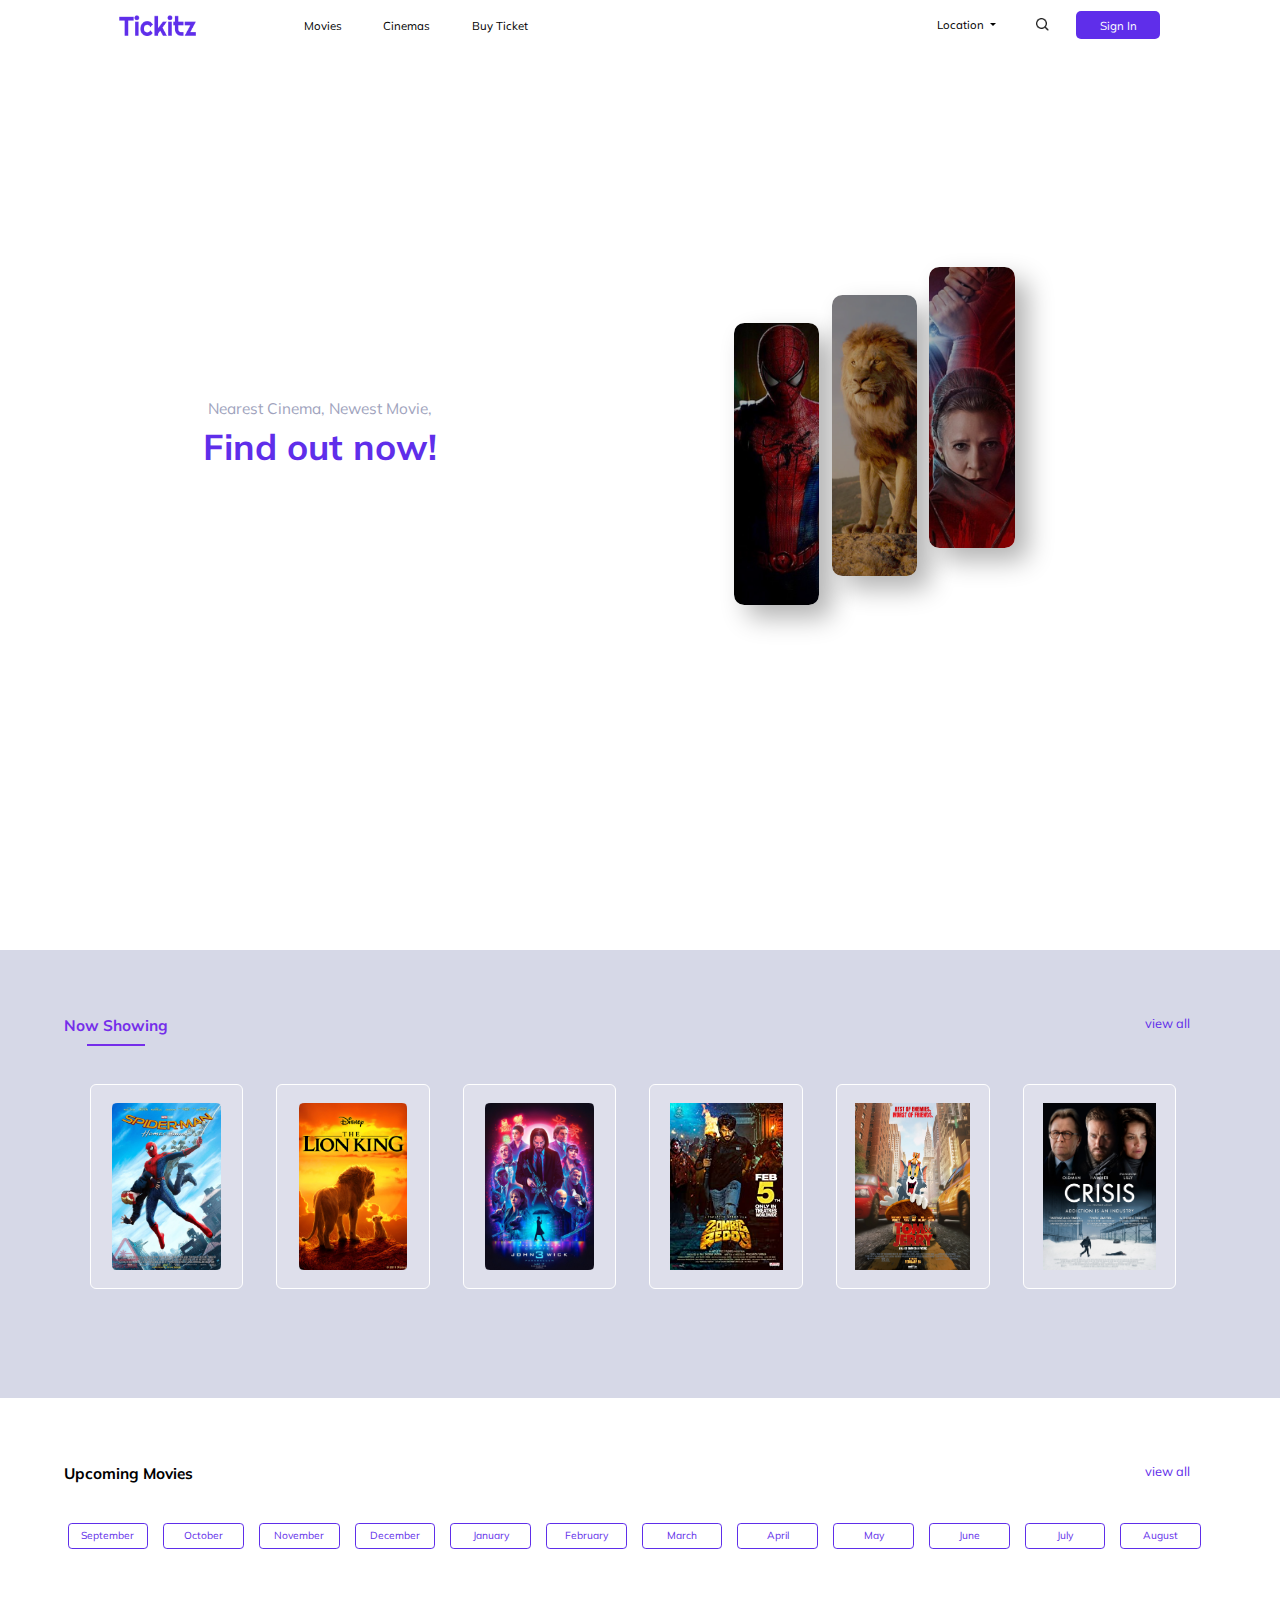
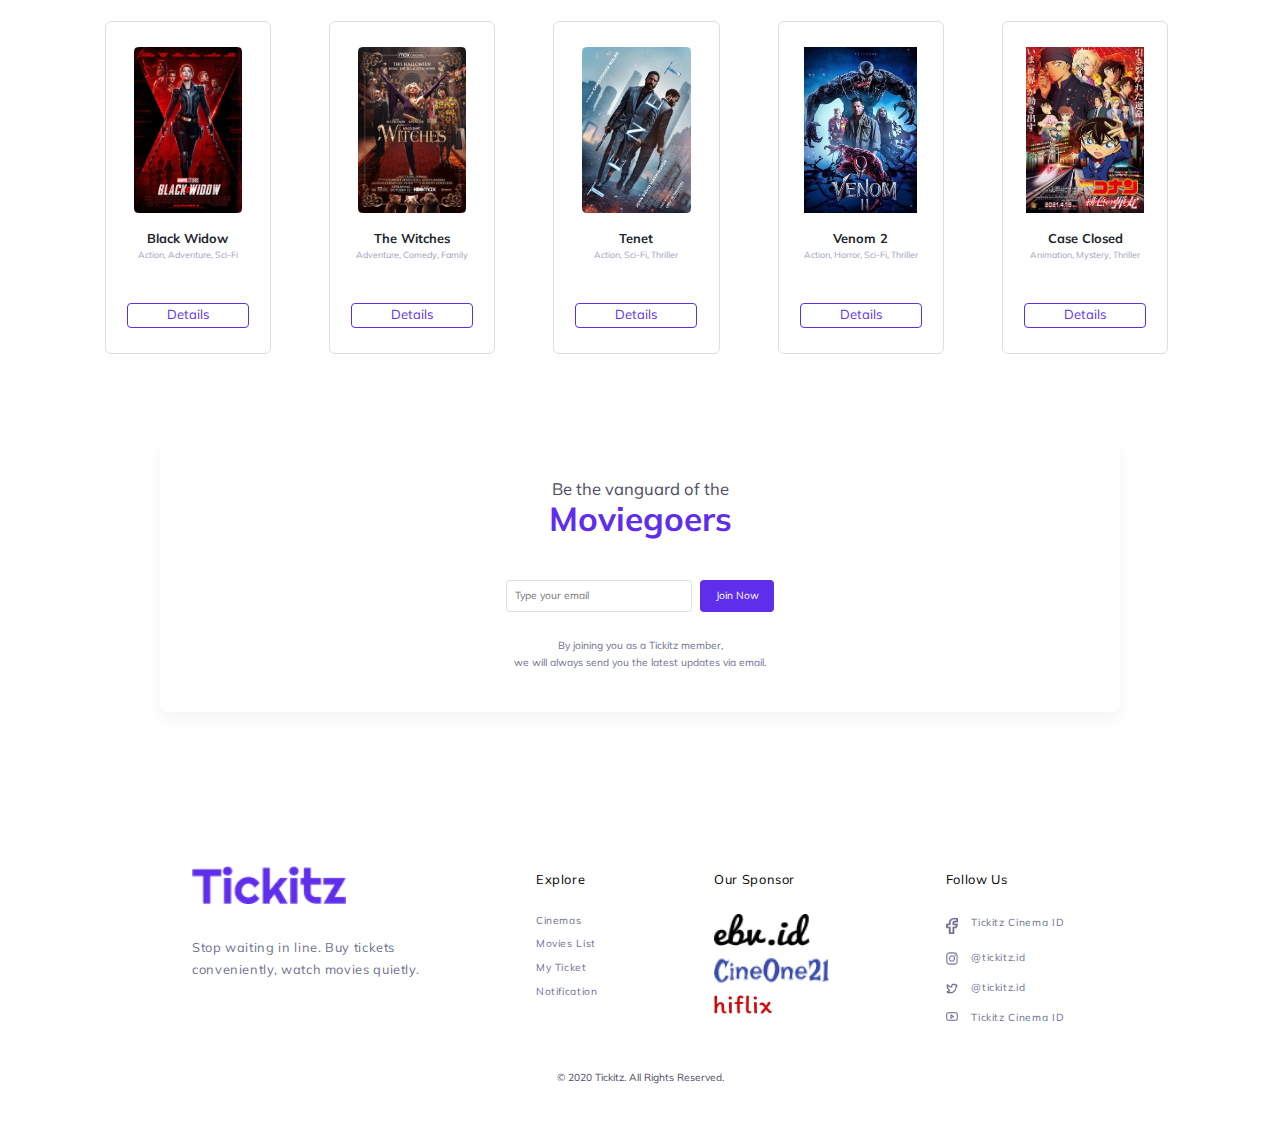
<file: home-page/index.html>
<html lang="en">
<head>
   <meta charset="UTF-8">
   <meta http-equiv="X-UA-Compatible" content="IE=edge">
   <meta name="viewport" content="width=device-width, initial-scale=1.0">
   <link rel="stylesheet" href="https://maxcdn.bootstrapcdn.com/bootstrap/4.0.0/css/bootstrap.min.css" integrity="sha384-Gn5384xqQ1aoWXA+058RXPxPg6fy4IWvTNh0E263XmFcJlSAwiGgFAW/dAiS6JXm" crossorigin="anonymous">
   <link rel="stylesheet" href="home.css">
   <title>Tickitz - Home Page</title>
</head>
<body>
   <!-- DESKTOP -->
   <div id="desktop">
      <div class="navHome">
         <div class="col-md-6 offset-md-1" style="padding: 1%;">
            <img src="files/tickitz.png" style="width: 6vw;">
            <div class="navGroup">
               <a class="navBtn" href="">Movies</a>
               <a class="navBtn" href="">Cinemas</a>
               <a class="navBtn" href="">Buy Ticket</a>
            </div>
         </div>
         <div class="col-md-3 offset-md-1">
            <div class="navGroup" style="width: 100%;">
               <div class="dropdown">
                  <button class="navBtn navLocBtn btn dropdown-toggle" type="button" id="dropdownMenuButton" data-toggle="dropdown" aria-haspopup="true" aria-expanded="false" style="background: white; font-size: 0.9vw; height: 3.5vw;">
                    Location
                  </button>
                  <div class="dropdown-menu" aria-labelledby="dropdownMenuButton">
                    <a class="dropdown-item" href="#">Jabodetabek</a>
                    <a class="dropdown-item" href="#">Other</a>
                  </div>
               </div>
               <img src="files/search_logo.png" style="height: 1vw; width: 1vw; filter: brightness(50%)">
               <a class="SignInBtn" href="">Sign In</a>
            </div>
         </div>
      </div>
      <div class="headerDesktop container-fluid">
         <div class="headerText">
            <p class="text" style="color: #A0A3BD; font-size: 1.2vw; font-weight: 400;">Nearest Cinema, Newest Movie,</p>
            <p class="text" style="color: #5F2EEA; font-size: 2.8vw; font-weight: 700;">Find out now!</p>
         </div>
         <div class="headerDisplay">
            <div class="displaylist">
               <img class="display display-left" src="files/header/display-left.png">
               <img class="display display-center" src="files/header/display-center.png">
               <img class="display display-right" src="files/header/display-right.png">
            </div>
         </div>
      </div>
      <main>
         <div class="nowShowing" style="height: 35vw;">
            <div class="viewAll" style="padding: 5% 7% 0 5%;">
               <div style="align-items:center; display: flex; flex-direction: column; justify-content: center;">
               <p style="color: #752EEA; font-size: 1.2vw; font-weight: 700; margin-bottom: 7%;">Now Showing</p>
               <div style="border: 0.15vw solid #752EEA; width: 55%;"></div>
               </div>
               <a class="viewBtn" href="" style="color: #5F2EEA; font-size: 1vw;">view all</a>
            </div>
            <div style="background-color: transparent; display: flex; padding: 3% 7%; width: 100%;">
               <div id="preview1Desktop" onclick="showMovie1Desktop()" style="margin-right: 3%;">
                  <div class="moviePreview" style="width: 12vw; height: 16vw;">
                     <img class="imgSizeDesktop" src="files/now_showing/spiderman.png">
                  </div>
               </div>
               <div id="movie1Desktop" onclick="showMovie1Desktop()" style="display: none; margin-right: 3%;">
                  <div class="movieBorder" style="width: 12vw; height: 28vw; box-shadow: 0px 8px 30px rgba(186, 186, 186, 0.25);">
                     <img class="imgSizeDesktop" src="files/now_showing/spiderman.png">
                     <div class="titleGenreDesktop">
                        <p class="title" style="font-size: 1vw; font-weight: 700;">Spider-Man : <br>Homecoming</p>
                        <p class="genre" style="font-size: 0.7vw;">Action, Adventure, Sci-Fi</p>
                     </div>
                     <div class="nowShowBtnDesktop"> 
                        <a class="detailBtn" href="">Details</a>
                        <a class="bookBtn" href="">Book Now</a>
                     </div>
                  </div>
               </div>
               <div id="preview2Desktop" onclick="showMovie2Desktop()" style="margin-right: 3%;">
                  <div class="moviePreview" style="width: 12vw; height: 16vw;">
                     <img class="imgSizeDesktop" src="files/now_showing/lionking.png">
                  </div>
               </div>
               <div id="movie2Desktop" onclick="showMovie2Desktop()" style="display: none; margin-right: 3%;">
                  <div class="movieBorder" style="width: 12vw; height: 28vw; box-shadow: 0px 8px 30px rgba(186, 186, 186, 0.25);">
                     <img class="imgSizeDesktop" src="files/now_showing/lionking.png">
                     <div class="titleGenreDesktop">
                        <p class="title" style="font-size: 1vw; font-weight: 700;">The Lion King</p>
                        <p class="genre" style="font-size: 0.7vw;">Animation, Adventure, Drama</p>
                     </div>
                     <div class="nowShowBtnDesktop"> 
                        <a class="detailBtn" href="">Details</a>
                        <a class="bookBtn" href="">Book Now</a>
                     </div>
                  </div>
               </div>
               <div id="preview3Desktop" onclick="showMovie3Desktop()" style="margin-right: 3%;">
                  <div class="moviePreview" style="width: 12vw; height: 16vw;">
                     <img class="imgSizeDesktop" src="files/now_showing/johnwick.png">
                  </div>
               </div>
               <div id="movie3Desktop" onclick="showMovie3Desktop()" style="display: none; margin-right: 3%;">
                  <div class="movieBorder" style="width: 12vw; height: 28vw; box-shadow: 0px 8px 30px rgba(186, 186, 186, 0.25);">
                     <img class="imgSizeDesktop" src="files/now_showing/johnwick.png">
                     <div class="titleGenreDesktop">
                        <p class="title" style="font-size: 1vw; font-weight: 700;">John Wick 3</p>
                        <p class="genre" style="font-size: 0.7vw;">Action, Crime, Thriller</p>
                     </div>
                     <div class="nowShowBtnDesktop"> 
                        <a class="detailBtn" href="">Details</a>
                        <a class="bookBtn" href="">Book Now</a>
                     </div>
                  </div>
               </div>
               <div id="preview4Desktop" onclick="showMovie4Desktop()" style="margin-right: 3%;">
                  <div class="moviePreview" style="width: 12vw; height: 16vw;">
                     <img class="imgSizeDesktop" src="files/now_showing/zombiereddy.jpg">
                  </div>
               </div>
               <div id="movie4Desktop" onclick="showMovie4Desktop()" style="display: none; margin-right: 3%;">
                  <div class="movieBorder" style="width: 12vw; height: 28vw; box-shadow: 0px 8px 30px rgba(186, 186, 186, 0.25);">
                     <img class="imgSizeDesktop" src="files/now_showing/zombiereddy.jpg">
                     <div class="titleGenreDesktop">
                        <p class="title" style="font-size: 1vw; font-weight: 700;">Zombie Reddy</p>
                        <p class="genre" style="font-size: 0.7vw;">Action, Comedy, Horror</p>
                     </div>
                     <div class="nowShowBtnDesktop"> 
                        <a class="detailBtn" href="">Details</a>
                        <a class="bookBtn" href="">Book Now</a>
                     </div>
                  </div>
               </div>
               <div id="preview5Desktop" onclick="showMovie5Desktop()" style="margin-right: 3%;">
                  <div class="moviePreview" style="width: 12vw; height: 16vw;">
                     <img class="imgSizeDesktop" src="files/now_showing/tomjerry.jpg" style="height: 13vw; width: 9vw;">
                  </div>
               </div>
               <div id="movie5Desktop" onclick="showMovie5Desktop()" style="display: none; margin-right: 3%;">
                  <div class="movieBorder" style="width: 12vw; height: 28vw; box-shadow: 0px 8px 30px rgba(186, 186, 186, 0.25);">
                     <img class="imgSizeDesktop" src="files/now_showing/tomjerry.jpg" style="height: 13vw; width: 9vw;">
                     <div class="titleGenreDesktop">
                        <p class="title" style="font-size: 1vw; font-weight: 700;">Tom & Jerry (2021)</p>
                        <p class="genre" style="font-size: 0.7vw;">Animation, Adventure, Comedy</p>
                     </div>
                     <div class="nowShowBtnDesktop"> 
                        <a class="detailBtn" href="">Details</a>
                        <a class="bookBtn" href="">Book Now</a>
                     </div>
                  </div>
               </div>
               <div id="preview6Desktop" class="previewDisplay" onclick="showMovie6Desktop()">
                  <div class="moviePreview" style="width: 12vw; height: 16vw;">
                     <img class="imgSizeDesktop" src="files/now_showing/crisis.jpg">
                  </div>
               </div>
               <div id="movie6Desktop" class="movieDisplay" onclick="showMovie6Desktop()">
                  <div class="movieBorder" style="width: 12vw; height: 28vw; box-shadow: 0px 8px 30px rgba(186, 186, 186, 0.25);">
                     <img class="imgSizeDesktop" src="files/now_showing/crisis.jpg">
                     <div class="titleGenreDesktop">
                        <p class="title" style="font-size: 1vw; font-weight: 700;">Crisis</p>
                        <p class="genre" style="font-size: 0.7vw;">Drama, Mystery, Thriller</p>
                     </div>
                     <div class="nowShowBtnDesktop"> 
                        <a class="detailBtn" href="">Details</a>
                        <a class="bookBtn" href="">Book Now</a>
                     </div>
                  </div>
               </div>
            </div>
         </div>
         <div class="upcomingMovies">
            <div class="viewAll" style="padding: 5% 7% 3% 5%;">
               <p style="color: black; font-size: 1.2vw; font-weight: 700;">Upcoming Movies</p>
               <a class="viewBtn" href="" style="color: #5F2EEA; font-size: 1vw;">view all</a>
            </div>
            <div style="display: flex; justify-content:space-evenly; width: 90%;">
               <a class="monthBtnDesktop" href="https://www.instagram.com/alegoplex.es" target="_blank">September</a>
               <a class="monthBtnDesktop" href="https://www.instagram.com/alegoplex.es" target="_blank">October</a>
               <a class="monthBtnDesktop" href="https://www.instagram.com/alegoplex.es" target="_blank">November</a>
               <a class="monthBtnDesktop" href="https://www.instagram.com/alegoplex.es" target="_blank">December</a>
               <a class="monthBtnDesktop" href="https://www.instagram.com/alegoplex.es" target="_blank">January</a>
               <a class="monthBtnDesktop" href="https://www.instagram.com/alegoplex.es" target="_blank">February</a>
               <a class="monthBtnDesktop" href="https://www.instagram.com/alegoplex.es" target="_blank">March</a>
               <a class="monthBtnDesktop" href="https://www.instagram.com/alegoplex.es" target="_blank">April</a>
               <a class="monthBtnDesktop" href="https://www.instagram.com/alegoplex.es" target="_blank">May</a>
               <a class="monthBtnDesktop" href="https://www.instagram.com/alegoplex.es" target="_blank">June</a>
               <a class="monthBtnDesktop" href="https://www.instagram.com/alegoplex.es" target="_blank">July</a>
               <a class="monthBtnDesktop" href="https://www.instagram.com/alegoplex.es" target="_blank">August</a>
            </div>
            <div style="align-items:center; background: transparent; display: flex; justify-content: space-evenly; padding: 5% 0% 1% 3%; width: 100%;">
               <div>
                  <div class="upcomingMoviesBorder" style="width: 13vw; height: 26vw;">
                     <img class="imgSizeDesktop" src="files/upcoming_movies/blackwidow.png">
                     <div class="titleGenreDesktop">
                        <p class="title" style="font-size: 1vw; font-weight: 700;">Black Widow</p>
                        <p class="genre" style="font-size: 0.7vw;">Action, Adventure, Sci-Fi</p>
                     </div>
                     <div class="nowShowBtnDesktop"> 
                        <a class="detailBtn" href="">Details</a>
                     </div>
                  </div>
               </div>
               <div>
                  <div class="upcomingMoviesBorder" style="width: 13vw; height: 26vw;">
                     <img class="imgSizeDesktop" src="files/upcoming_movies/thewitches.png">
                     <div class="titleGenreDesktop">
                        <p class="title" style="font-size: 1vw; font-weight: 700;">The Witches</p>
                        <p class="genre" style="font-size: 0.7vw;">Adventure, Comedy, Family</p>
                     </div>
                     <div class="nowShowBtnDesktop"> 
                        <a class="detailBtn" href="">Details</a>
                     </div>
                  </div>
               </div>
               <div>
                  <div class="upcomingMoviesBorder" style="width: 13vw; height: 26vw;">
                     <img class="imgSizeDesktop" src="files/upcoming_movies/tenet.png">
                     <div class="titleGenreDesktop">
                        <p class="title" style="font-size: 1vw; font-weight: 700;">Tenet</p>
                        <p class="genre" style="font-size: 0.7vw;">Action, Sci-Fi, Thriller</p>
                     </div>
                     <div class="nowShowBtnDesktop"> 
                        <a class="detailBtn" href="">Details</a>
                     </div>
                  </div>
               </div>
               <div>
                  <div class="upcomingMoviesBorder" style="width: 13vw; height: 26vw;">
                     <img class="imgSizeDesktop" src="files/upcoming_movies/venom2.jpg">
                     <div class="titleGenreDesktop">
                        <p class="title" style="font-size: 1vw; font-weight: 700;">Venom 2</p>
                        <p class="genre" style="font-size: 0.7vw;">Action, Horror, Sci-Fi, Thriller</p>
                     </div>
                     <div class="nowShowBtnDesktop"> 
                        <a class="detailBtn" href="">Details</a>
                     </div>
                  </div>
               </div>
               <div class="gapBetween">
                  <div class="upcomingMoviesBorder" style="width: 13vw; height: 26vw;">
                     <img class="imgSizeDesktop" src="files/upcoming_movies/caseclosed.jpg">
                     <div class="titleGenreDesktop">
                        <p class="title" style="font-size: 1vw; font-weight: 700;">Case Closed</p>
                        <p class="genre" style="font-size: 0.7vw;">Animation, Mystery, Thriller</p>
                     </div>
                     <div class="nowShowBtnDesktop"> 
                        <a class="detailBtn" href="">Details</a>
                     </div>
                  </div>
               </div>
            </div>
            <div class="joinMember" style="height: auto; margin-bottom: 7%; padding: 3%; width: 75%;">
               <p style="color: #4E4B66; font-family: 'Mulish'; font-size: 1.3vw;">Be the vanguard of the</p>
               <p style="color: #5F2EEA; font-family: 'Mulish'; font-size: 2.6vw; font-weight: 700; line-height: 1;">Moviegoers</p>
               <div style="align-items:center; display: flex; flex-direction: row; margin-top: 5%;">
                  <div class="borderInput" style="align-items: center; border-radius: 0.25vw; display: flex; height: 2.5vw; margin: 0; margin-right: 3%; width: 15vw;"><input class="input" type="email" id="email" placeholder="Type your email" style="font-size: 0.8vw; padding: 0; width: 10%;"></div>
                  <a class="bookBtn" style="align-items: center; display: flex; font-size: 0.8vw; height: 2.5vw; margin: 0; justify-content: center; width: 6vw;" href="">Join Now</a>
               </div>
               <div style="color: #6E7191; font-family: 'Mulish'; font-size: 0.8vw; margin-top: 3%; text-align: center;">
                  <p>By joining you as a Tickitz member,</p>
                  <p style="line-height: 2;">we will always send you the latest updates via email.</p>
               </div>
            </div>
         </div>
      </main>
      <footer style="height: auto; margin: auto; width: 80%;">
         <div style="display: flex; flex-direction: column;">
            <img src="files/tickitz.png" style="height: 3vw; margin-bottom: 15%; width: 12vw">
            <div style="margin-bottom: 1%;">Stop waiting in line. Buy tickets</div>
            <div>conveniently, watch movies quietly.</div>
         </div>
         <div class="footerTextDesktop">
            <p style="color: black; font-size: 1vw; margin-bottom: 1.5vw;">Explore</p>
            <p>Cinemas</p>
            <p>Movies List</p>
            <p>My Ticket</p>
            <p>Notification</p>
            <p></p>
         </div>
         <div class="footerTextDesktop">
            <p style="color: black; font-size: 1vw; margin-bottom: 1.5vw;">Our Sponsor</p>
            <img src="files/footer/ebu.png" style="height: 2.5vw; width: 7.5vw;">
            <img src="files/footer/cineone.png" style="height: 2vw; width: 9vw;">
            <img src="files/footer/hiflix.png" style="height: 1.5vw; width: 4.5vw;">
         </div>
         <div class="footerTextDesktop">
            <p style="color: black; font-size: 1vw; margin-bottom: 1.5vw;">Follow Us</p>
            <div class="followUsFlex">
               <img src="files/footer/facebook.png" style="height: 1.3vw; width: 1vw;">
               <p style="margin-left: 1vw;">Tickitz Cinema ID</p>
            </div>
            <div class="followUsFlex">
               <img src="files/footer/instagram.png" style="height: 1vw; width: 1vw;">
               <p style="margin-left: 1vw;">@tickitz.id</p>
            </div>
            <div class="followUsFlex">
               <img src="files/footer/twitter.png" style="height: 0.9vw; width: 1vw;">
               <p style="margin-left: 1vw;">@tickitz.id</p>
            </div>
            <div class="followUsFlex">
               <img src="files/footer/youtube.png" style="height: 0.7vw; width: 1vw;">
               <p style="margin-left: 1vw;">Tickitz Cinema ID</p>
            </div>
         </div>
      </footer>
      <div style="color: #4E4B66; font-family: 'Mulish'; font-size: 0.8vw; margin: 3%; text-align: center;">&#169; 2020 Tickitz. All Rights Reserved.</div>
   </div>

   <!-- MOBILE -->
   <div id="mobile" style="height: 2500px; overflow: visible;">
      <div class="navbarMobile">
         <div class="topNavMobile">
            <img src="files/tickitz.png" style="height: 5vw; width: 20vw;">
            <img class="btnShowNav" src="files/navMobile.png" style="height: 5vw; float: right; width: 5vw;" onclick="showNavMobile();">
         </div>
         <div id="insideNavMobile" style="display: none;">
               <div style="border-bottom: 0.1vw solid #DEDEDE;">
                  <div class="searchNavMobile">
                     <img src="files/search_logo.png" style="filter: brightness(50%); margin: 3%; width: 5vw;">
                     <input class="inputSearch" type="text" placeholder="Search ...">
                  </div>
               </div>
               <div class="navButton" onclick="showLocation()">
                  <a class="navShowLocation">Location<img src="files/arrow.png" style="margin-left: 3%; width: 3vw;"></a>
               </div>
            <div id="insideLocation" style="display: none;">
               <div style="display: flex; justify-content:space-evenly;">
                  <a class="navButton" href="" style="border-right: 0.1vw solid #DEDEDE; width: 50%;">Jabodetabek</a>
                  <a class="navButton" href="" style="width: 50%;">Other</a>
               </div>
            </div>
            <div style="display: flex; flex-direction: column;">
               <a class="navButton" href="">Movies</a>
               <a class="navButton" href="">Cinemas</a>
               <a class="navButton" href="">Buy Ticket</a>
            </div>
            <div class="allRightsReserved">&#169; 2020 Tickitz. All Rights Reserved.</div>
         </div>
      </div>
      <div class="movieShow">
         <div style="padding: 15% 7.5% 7.5% 7.5%;">
            <p class="text" style="color: #A0A3BD; font-size: 3.5vw; font-weight: 400;">Nearest Cinema, Newest Movie,</p>
            <p class="text" style="color: #5F2EEA; font-size: 9vw; font-weight: 700;">Find out now!</p>
         </div>
         <div class="headerDisplay" style="width: 100%;">
            <div class="displaylist" style="padding: 5%; width: 100%;">
               <img class="displayMobile display-left" src="files/header/display-left.png">
               <img class="displayMobile display-center" src="files/header/display-center.png">
               <img class="displayMobile display-right" src="files/header/display-right.png">
            </div>
         </div>
      </div>
      <div class="nowShowing">
         <div class="viewAll">
            <p style="color: #752EEA; font-weight: 700;">Now Showing</p>
            <a class="viewBtn" href="" style="color: #5F2EEA;">view all</a>
         </div>
         <div class="scrollMovie">
            <div id="preview1" class="previewDisplay" onclick="showMovie1()">
               <div class="moviePreview">
                  <img class="imgSize" src="files/now_showing/spiderman.png">
               </div>
            </div>
            <div id="movie1" class="movieDisplay" onclick="showMovie1()">
               <div class="movieBorder">
                  <img class="imgSize" src="files/now_showing/spiderman.png">
                  <div class="titleGenre">
                     <p class="title">Spider-Man : H...</p>
                     <p class="genre">Action, Adventure, <br>Sci-Fi</p>
                  </div>
                  <div class="nowShowBtn"> 
                     <a class="detailBtn" href="">Details</a>
                     <a class="bookBtn" href="">Book Now</a>
                  </div>
               </div>
            </div>
            <div id="preview2" class="previewDisplay" onclick="showMovie2()">
               <div class="moviePreview">
                  <img class="imgSize" src="files/now_showing/lionking.png">
               </div>
            </div>
            <div id="movie2" class="movieDisplay" onclick="showMovie2()">
               <div class="movieBorder">
                  <img class="imgSize" src="files/now_showing/lionking.png">
                  <div class="titleGenre">
                     <p class="title">The Lion King</p>
                     <p class="genre">Animation, Adventure, <br>Drama</p>
                  </div>
                  <div class="nowShowBtn"> 
                     <a class="detailBtn" href="">Details</a>
                     <a class="bookBtn" href="">Book Now</a>
                  </div>
               </div>
            </div>
            <div id="preview3" class="previewDisplay" onclick="showMovie3()">
               <div class="moviePreview">
                  <img class="imgSize" src="files/now_showing/johnwick.png">
               </div>
            </div>
            <div id="movie3" class="movieDisplay" onclick="showMovie3()">
               <div class="movieBorder">
                  <img class="imgSize" src="files/now_showing/johnwick.png">
                  <div class="titleGenre">
                     <p class="title">John Wick 3</p>
                     <p class="genre">Action, Crime, <br>Thriller</p>
                  </div>
                  <div class="nowShowBtn"> 
                     <a class="detailBtn" href="">Details</a>
                     <a class="bookBtn" href="">Book Now</a>
                  </div>
               </div>
            </div>
            <div id="preview4" class="previewDisplay" onclick="showMovie4()">
               <div class="moviePreview">
                  <img class="imgSize" src="files/now_showing/zombiereddy.jpg">
               </div>
            </div>
            <div id="movie4" class="movieDisplay" onclick="showMovie4()">
               <div class="movieBorder">
                  <img class="imgSize" src="files/now_showing/zombiereddy.jpg">
                  <div class="titleGenre">
                     <p class="title">Zombie Reddy</p>
                     <p class="genre">Action, Comedy, <br>Horror</p>
                  </div>
                  <div class="nowShowBtn"> 
                     <a class="detailBtn" href="">Details</a>
                     <a class="bookBtn" href="">Book Now</a>
                  </div>
               </div>
            </div>
            <div id="preview5" class="previewDisplay" onclick="showMovie5()">
               <div class="moviePreview">
                  <img class="imgSize" src="files/now_showing/tomjerry.jpg">
               </div>
            </div>
            <div id="movie5" class="movieDisplay" onclick="showMovie5()">
               <div class="movieBorder">
                  <img class="imgSize" src="files/now_showing/tomjerry.jpg">
                  <div class="titleGenre">
                     <p class="title">Tom & Jerry (2021)</p>
                     <p class="genre">Animation, Adventure, <br>Comedy</p>
                  </div>
                  <div class="nowShowBtn"> 
                     <a class="detailBtn" href="">Details</a>
                     <a class="bookBtn" href="">Book Now</a>
                  </div>
               </div>
            </div>
            <div id="preview6" class="previewDisplay" onclick="showMovie6()">
               <div class="moviePreview">
                  <img class="imgSize" src="files/now_showing/crisis.jpg">
               </div>
            </div>
            <div id="movie6" class="movieDisplay" onclick="showMovie6()">
               <div class="movieBorder">
                  <img class="imgSize" src="files/now_showing/crisis.jpg">
                  <div class="titleGenre">
                     <p class="title">Crisis</p>
                     <p class="genre">Drama, Mystery, <br>Thriller</p>
                  </div>
                  <div class="nowShowBtn"> 
                     <a class="detailBtn" href="">Details</a>
                     <a class="bookBtn" href="">Book Now</a>
                  </div>
               </div>
            </div>
         </div>
      </div>
      <div class="upcomingMovies" style="margin-top: 7%;">
         <div class="viewAll">
            <p style="color: black; font-weight: 700;">Upcoming Movies</p>
            <a class="viewBtn" href="" style="color: #5F2EEA;">view all</a>
         </div>
         <div class="scrollMovie" style="margin-bottom: 1%;">
            <a class="monthBtn" href="https://www.instagram.com/alegoplex.es" target="_blank">September</a>
            <a class="monthBtn" href="https://www.instagram.com/alegoplex.es" target="_blank">October</a>
            <a class="monthBtn" href="https://www.instagram.com/alegoplex.es" target="_blank">November</a>
            <a class="monthBtn" href="https://www.instagram.com/alegoplex.es" target="_blank">December</a>
            <a class="monthBtn" href="https://www.instagram.com/alegoplex.es" target="_blank">January</a>
            <a class="monthBtn" href="https://www.instagram.com/alegoplex.es" target="_blank">February</a>
            <a class="monthBtn" href="https://www.instagram.com/alegoplex.es" target="_blank">March</a>
            <a class="monthBtn" href="https://www.instagram.com/alegoplex.es" target="_blank">April</a>
            <a class="monthBtn" href="https://www.instagram.com/alegoplex.es" target="_blank">May</a>
            <a class="monthBtn" href="https://www.instagram.com/alegoplex.es" target="_blank">June</a>
            <a class="monthBtn" href="https://www.instagram.com/alegoplex.es" target="_blank">July</a>
            <a class="monthBtn" href="https://www.instagram.com/alegoplex.es" target="_blank">August</a>
         </div>
         <div class="scrollMovie">
            <div class="gapBetween">
               <div class="upcomingMoviesBorder">
                  <img class="imgSize" src="files/upcoming_movies/blackwidow.png">
                  <div class="titleGenre">
                     <p class="title">Black Widow</p>
                     <p class="genre">Action, Adventure, <br>Sci-Fi</p>
                  </div>
                  <div class="nowShowBtn"> 
                     <a class="detailBtn" href="">Details</a>
                  </div>
               </div>
            </div>
            <div class="gapBetween">
               <div class="upcomingMoviesBorder">
                  <img class="imgSize" src="files/upcoming_movies/thewitches.png">
                  <div class="titleGenre">
                     <p class="title">The Witches</p>
                     <p class="genre">Adventure, Comedy, <br>Family</p>
                  </div>
                  <div class="nowShowBtn"> 
                     <a class="detailBtn" href="">Details</a>
                  </div>
               </div>
            </div>
            <div class="gapBetween">
               <div class="upcomingMoviesBorder">
                  <img class="imgSize" src="files/upcoming_movies/tenet.png">
                  <div class="titleGenre">
                     <p class="title">Tenet</p>
                     <p class="genre">Action, Sci-Fi, <br>Thriller</p>
                  </div>
                  <div class="nowShowBtn"> 
                     <a class="detailBtn" href="">Details</a>
                  </div>
               </div>
            </div>
            <div class="gapBetween">
               <div class="upcomingMoviesBorder">
                  <img class="imgSize" src="files/upcoming_movies/venom2.jpg">
                  <div class="titleGenre">
                     <p class="title">Venom 2</p>
                     <p class="genre">Action, Horror, <br>Sci-Fi, Thriller</p>
                  </div>
                  <div class="nowShowBtn"> 
                     <a class="detailBtn" href="">Details</a>
                  </div>
               </div>
            </div>
            <div class="gapBetween">
               <div class="upcomingMoviesBorder">
                  <img class="imgSize" src="files/upcoming_movies/caseclosed.jpg">
                  <div class="titleGenre">
                     <p class="title">Case Closed</p>
                     <p class="genre">Animation, Mystery, <br>Thriller</p>
                  </div>
                  <div class="nowShowBtn"> 
                     <a class="detailBtn" href="">Details</a>
                  </div>
               </div>
            </div>
         </div>
         <div class="joinMember">
            <p style="color: #4E4B66; font-family: 'Mulish'; font-size: 14px; margin-top: 10%;">Be the vanguard of the</p>
            <p style="color: #5F2EEA; font-family: 'Mulish'; font-size: 32px; font-weight: 700; line-height: 1;">Moviegoers</p>
            <div class="inputAndJoin" style="margin-top: 15%;">
               <div class="borderInput"><input class="input" type="email" id="email" placeholder="Write your email"></div>
               <a class="bookBtn" style="align-items: center; display: flex; height: 46px; margin: 0; justify-content: center; width: 100%;" href="">Join Now</a>
            </div>
            <div style="color: #6E7191; font-family: 'Mulish'; font-size: 12px; margin-top: 15%; text-align: center;">
               <p>By joining you as a Tickitz member,</p>
               <p style="line-height: 2;">we will always send you the</p>
               <p>latest updates via email.</p>
            </div>
         </div>
      </div>
      <div class="footer">
         <img src="files/tickitz.png" style="height: 30px; margin: 5% 0; width: 120px;">
         <div class="footerText">
            <p>Stop waiting in line. Buy tickets
               <br>conveniently, watch movies quietly.
            </p>
            <p style="color: black; font-size: 16px; margin: 15% 0 5% 0;">Explore</p>
            <div class="footerRowText">
               <a href="" style="color: #6E7191;">Cinemas</a>
               <a href="" style="color: #6E7191;">Movies list</a>
               <a href="" style="color: #6E7191;">Notification</a>
            </div>
            <a href="" style="color: #6E7191;">My Ticket</a>
            <p style="color: black; font-size: 16px; margin: 20% 0 5% 0;">Our Sponsor</p>
            <div class="ourSponsor">
               <img src="files/footer/ebu.png">
               <img src="files/footer/cineone.png">
               <img src="files/footer/hiflix.png">
            </div>
            <p style="color: black; font-size: 16px; margin: 5% 0;">Follow Us</p>
            <div class="followUs">
               <img style="margin: 3% 5% 3% 0; width: 12px;" class="followUsLogo" src="files/footer/facebook.png">
               <img class="followUsLogo" src="files/footer/instagram.png">
               <img class="followUsLogo" src="files/footer/twitter.png">
               <img style="width: 22px;" class="followUsLogo" src="files/footer/youtube.png">
            </div>
            <p style="font-size: 12px; letter-spacing: 0.75px; margin: 25% 0;">&#169; 2020 Tickitz. All Rights Reserved.</p>
         </div>
      </div>
   </div>
   <script>
      function showNavMobile(){
         showState = document.getElementById("insideNavMobile")
         if(showState.style.display == "none") {showState.style.display = "block"}
         else {showState.style.display = "none"}
      }
      function showLocation(){
         showState = document.getElementById("insideLocation")
         if(showState.style.display == "none") {showState.style.display = "block"}
         else{showState.style.display = "none"}
      }
      function showMovie1Desktop(){
         showState = document.getElementById("movie1Desktop")
         previewState = document.getElementById("preview1Desktop")
         if(showState.style.display == "none") {
            showState.style.display = "block"
            previewState.style.display = "none"
         }
         else{
            showState.style.display = "none"
            previewState.style.display = "block"
         }
      }
      function showMovie2Desktop(){
         showState = document.getElementById("movie2Desktop")
         previewState = document.getElementById("preview2Desktop")
         if(showState.style.display == "none") {
            showState.style.display = "block"
            previewState.style.display = "none"
         }
         else{
            showState.style.display = "none"
            previewState.style.display = "block"
         }
      }
      function showMovie3Desktop(){
         showState = document.getElementById("movie3Desktop")
         previewState = document.getElementById("preview3Desktop")
         if(showState.style.display == "none") {
            showState.style.display = "block"
            previewState.style.display = "none"
         }
         else{
            showState.style.display = "none"
            previewState.style.display = "block"
         }
      }
      function showMovie4Desktop(){
         showState = document.getElementById("movie4Desktop")
         previewState = document.getElementById("preview4Desktop")
         if(showState.style.display == "none") {
            showState.style.display = "block"
            previewState.style.display = "none"
         }
         else{
            showState.style.display = "none"
            previewState.style.display = "block"
         }
      }
      function showMovie5Desktop(){
         showState = document.getElementById("movie5Desktop")
         previewState = document.getElementById("preview5Desktop")
         if(showState.style.display == "none") {
            showState.style.display = "block"
            previewState.style.display = "none"
         }
         else{
            showState.style.display = "none"
            previewState.style.display = "block"
         }
      }
      function showMovie6Desktop(){
         showState = document.getElementById("movie6Desktop")
         previewState = document.getElementById("preview6Desktop")
         if(showState.style.display == "none") {
            showState.style.display = "block"
            previewState.style.display = "none"
         }
         else{
            showState.style.display = "none"
            previewState.style.display = "block"
         }
      }
      function showMovie1(){
         showState = document.getElementById("movie1")
         previewState = document.getElementById("preview1")
         if(showState.style.display == "none") {
            showState.style.display = "block"
            previewState.style.display = "none"
         }
         else{
            showState.style.display = "none"
            previewState.style.display = "block"
         }
      }
      function showMovie2(){
         showState = document.getElementById("movie2")
         previewState = document.getElementById("preview2")
         if(showState.style.display == "none") {
            showState.style.display = "block"
            previewState.style.display = "none"
         }
         else{
            showState.style.display = "none"
            previewState.style.display = "block"
         }
      }
      function showMovie3(){
         showState = document.getElementById("movie3")
         previewState = document.getElementById("preview3")
         if(showState.style.display == "none") {
            showState.style.display = "block"
            previewState.style.display = "none"
         }
         else{
            showState.style.display = "none"
            previewState.style.display = "block"
         }
      }
      function showMovie4(){
         showState = document.getElementById("movie4")
         previewState = document.getElementById("preview4")
         if(showState.style.display == "none") {
            showState.style.display = "block"
            previewState.style.display = "none"
         }
         else{
            showState.style.display = "none"
            previewState.style.display = "block"
         }
      }
      function showMovie5(){
         showState = document.getElementById("movie5")
         previewState = document.getElementById("preview5")
         if(showState.style.display == "none") {
            showState.style.display = "block"
            previewState.style.display = "none"
         }
         else{
            showState.style.display = "none"
            previewState.style.display = "block"
         }
      }
      function showMovie6(){
         showState = document.getElementById("movie6")
         previewState = document.getElementById("preview6")
         if(showState.style.display == "none") {
            showState.style.display = "block"
            previewState.style.display = "none"
         }
         else{
            showState.style.display = "none"
            previewState.style.display = "block"
         }
      }
   </script>
   <script src="https://code.jquery.com/jquery-3.5.1.slim.min.js" integrity="sha384-DfXdz2htPH0lsSSs5nCTpuj/zy4C+OGpamoFVy38MVBnE+IbbVYUew+OrCXaRkfj" crossorigin="anonymous"></script>
   <script src="https://cdn.jsdelivr.net/npm/popper.js@1.16.1/dist/umd/popper.min.js" integrity="sha384-9/reFTGAW83EW2RDu2S0VKaIzap3H66lZH81PoYlFhbGU+6BZp6G7niu735Sk7lN" crossorigin="anonymous"></script>
   <script src="https://cdn.jsdelivr.net/npm/bootstrap@4.5.3/dist/js/bootstrap.min.js" integrity="sha384-w1Q4orYjBQndcko6MimVbzY0tgp4pWB4lZ7lr30WKz0vr/aWKhXdBNmNb5D92v7s" crossorigin="anonymous"></script>
</body>
</html>
</file>
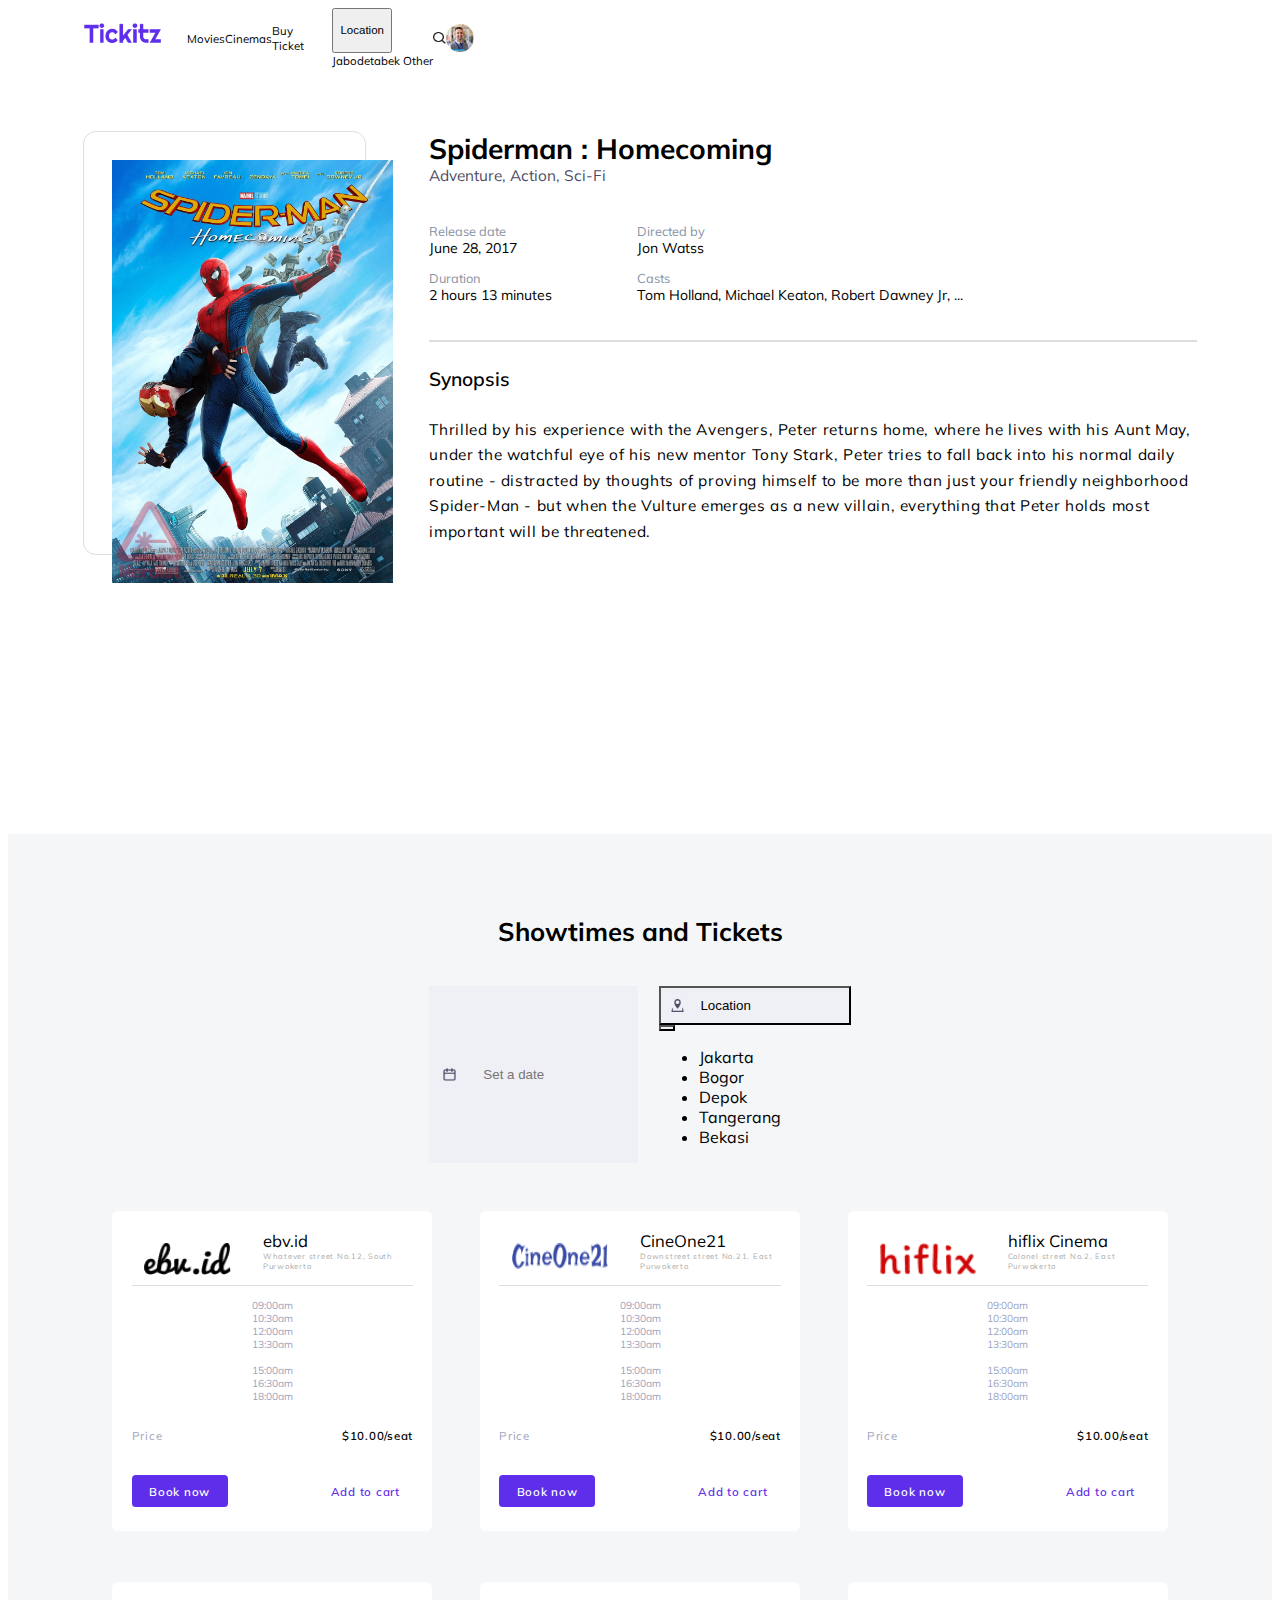
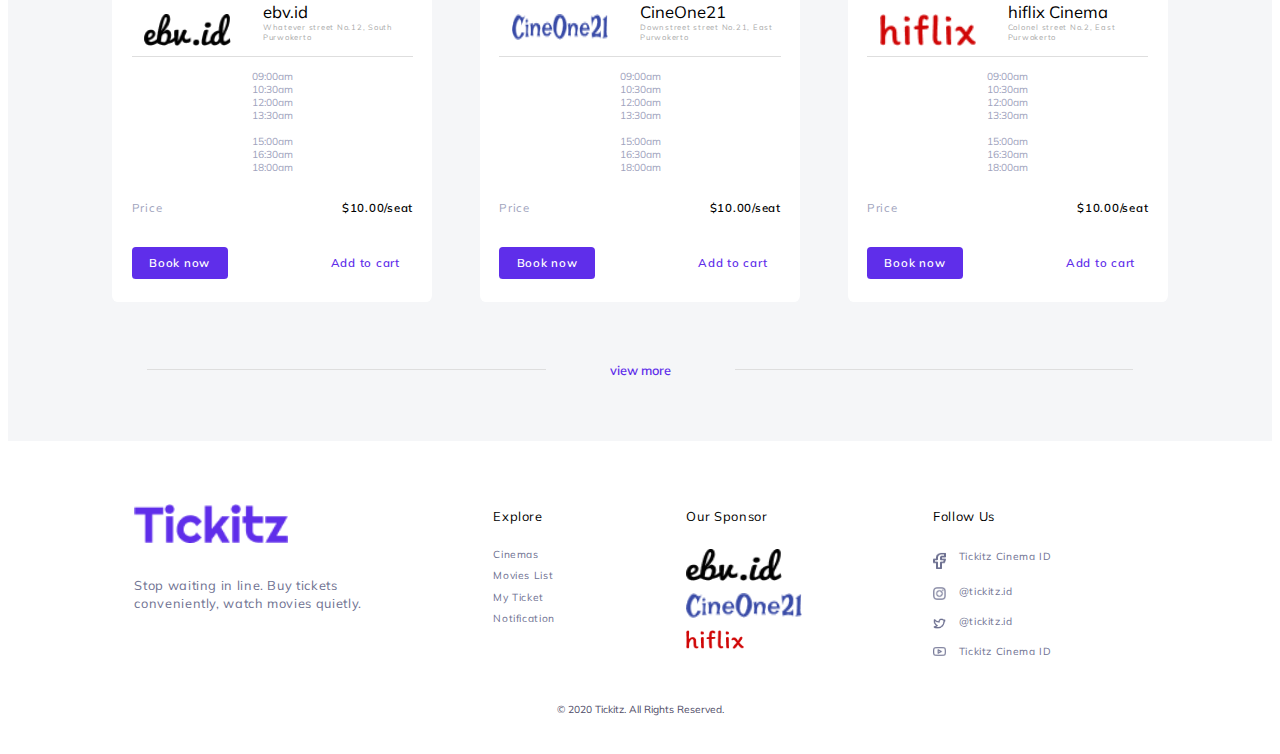
<file: movie-details/index.html>
<html lang="en">
<head>
   <meta charset="UTF-8">
   <meta http-equiv="X-UA-Compatible" content="IE=edge">
   <meta name="viewport" content="width=device-width, initial-scale=1.0">
   <link rel="stylesheet" href="https://cdn.jsdelivr.net/npm/bootstrap@4.5.3/dist/css/bootstrap.min.css" integrity="sha384-TX8t27EcRE3e/ihU7zmQxVncDAy5uIKz4rEkgIXeMed4M0jlfIDPvg6uqKI2xXr2" crossorigin="anonymous">
   <link rel="stylesheet" href="movie details.css">
   <title>Tickitz - Movie Details</title>
</head>
<body>
   <!-- DESKTOP -->
   <div id="desktop">
      <div class="navHome">
         <div class="col-md-6" style="margin-left: 5%; padding: 1%;">
            <img src="files/tickitz.png" style="width: 6vw;">
            <div class="navGroup">
               <a class="navBtn" href="">Movies</a>
               <a class="navBtn" href="">Cinemas</a>
               <a class="navBtn" href="">Buy Ticket</a>
            </div>
         </div>
         <div class="col-md-3 offset-md-2">
            <div class="navGroup" style="width: 100%;">
               <div class="dropdown">
                  <button class="navBtn navLocBtn btn dropdown-toggle" type="button" id="dropdownMenuButton" data-toggle="dropdown" aria-haspopup="true" aria-expanded="false" style="font-size: 0.9vw; height: 3.5vw;">
                    Location
                  </button>
                  <div class="dropdown-menu" aria-labelledby="dropdownMenuButton">
                    <a class="dropdown-item" href="#">Jabodetabek</a>
                    <a class="dropdown-item" href="#">Other</a>
                  </div>
               </div>
               <img src="files/search_logo.png" style="height: 1vw; width: 1vw; filter: brightness(50%)">
               <img src="files/profile.png" style="width: 2.2vw">
            </div>
         </div>
      </div>
      <header>
         <div class="movieBorder">
            <img src="files/spiderman.png" style="height: 100%; padding: 10%; width: 100%;">
         </div>
         <div class="movieDetails">
            <div class="movieInfo">
               <div class="title">
                  <p class="movieTitle">Spiderman : Homecoming</p>
                  <p class="movieGenre">Adventure, Action, Sci-Fi</p>
               </div>
               <div class="moreInfo">
                  <div class="rowOne">
                     <div class="releaseDate">
                        <p class="fontBase">Release date</p>
                        <p>June 28, 2017</p>
                     </div>
                     <div class="duration">
                        <p class="fontBase">Duration</p>
                        <p>2 hours 13 minutes</p>   
                     </div>
                  </div>
                  <div class="rowTwo">
                     <div class="directedBy">
                        <p class="fontBase">Directed by</p>
                        <p>Jon Watss</p>
                     </div>
                     <div class="casts">
                        <p class="fontBase">Casts</p>
                        <p>Tom Holland, Michael Keaton, Robert Dawney Jr, ...</p>
                     </div>
                  </div>
               </div>
            </div>
            <div class="lineBreaks"></div>
            <div class="movieSynopsis">
               <p class="synopsis">Synopsis</p>
               <p class="synopsisText">Thrilled by his experience with the Avengers, Peter returns home, where he lives with his Aunt May, under the watchful eye of his new mentor Tony Stark, Peter tries to fall back into his normal daily routine - distracted by thoughts of proving himself to be more than just your friendly neighborhood Spider-Man - but when the Vulture emerges as a new villain, everything that Peter holds most important will be threatened. </p>
            </div>
         </div>
      </header>
      <main>
         <div class="showtimesAndTickets container-fluid">
            <h1 style="font-size: 2vw; font-weight: 700;">Showtimes and Tickets</h1>
            <div class="twoButtons">
               <div class="hoverThis calendarBtn btn-group">
                  <img src="files/calendar.png" style="height: 1vw; margin: 0 12% 0 7%; width: 1vw;"><input class="calendarInput" type="text" placeholder="Set a date" onfocus="(this.type='date')">
               </div>
               <div class="btn-group" style="margin-left: 5%;">
                  <button type="button" class="hoverThis btnLocation locationDropdown btn" style="background: #EFF0F6; padding: 5%; width: 15vw;"><img src="files/location.png" style="height: 1vw; margin-right: 10%; width: 1vw;">Location</button>
                  <button type="button" class="btn dropdown-toggle dropdown-toggle-split" data-toggle="dropdown" aria-haspopup="true" aria-expanded="false" style="background: #EFF0F6;">
                  <span class="sr-only"></span>
                  </button>
                  <ul class="locationSelect dropdown-menu" value="menu">
                     <li class="dropdown-item" onclick="dropdown(this.innerHTML);">Jakarta</li>
                     <li class="dropdown-item" onclick="dropdown(this.innerHTML);">Bogor</li>
                     <li class="dropdown-item" onclick="dropdown(this.innerHTML);">Depok</li>
                     <li class="dropdown-item" onclick="dropdown(this.innerHTML);">Tangerang</li>
                     <li class="dropdown-item" onclick="dropdown(this.innerHTML);">Bekasi</li>
                  </ul>
               </div>
            </div>
            <div style="display: flex; flex-direction: row; justify-content: space-evenly; width: 100%;">
               <div style="background: white; border-radius: 0.5vw; display: flex; flex-direction: column; height: 22vw; margin: 2vw 0.5vw; padding: 1.5vw; text-align: center; width: 22vw;">
                  <div style="display: flex; flex-direction: row; justify-content: center;">
                     <img src="files/footer/ebu.png" style="height: 2.5vw; margin: 1vw 2.5vw 0 1vw; width: 7.5vw;">
                     <div style="align-items: center; display: flex; flex-direction: column; justify-content: center;">
                        <p style="color: black; font-family:'Mulish'; font-size: 1.3vw; text-align: justify; width: 100%;">ebv.id</p>
                        <p style="color: #AAAAAA; font-family: 'Mulish'; font-size: 0.6vw; letter-spacing: 0.75px; margin-bottom: 1.1vw; text-align: left; width: 100%;">Whatever street No.12, South Purwokerto</p>
                     </div>
                  </div>
                  <div style="border-top: 0.5px solid #DEDEDE; width: 100%;"></div>
                  <div class="row" style="margin: auto; margin-top: 1vw; width: 100%;">
                     <div class="col-3"><a class="bookTime" href="https://www.instagram.com/alegoplex.es/" target="_blank">09:00am</a></div>
                     <div class="col-3"><a class="bookTime" href="https://www.instagram.com/alegoplex.es/" target="_blank">10:30am</a></div>
                     <div class="col-3"><a class="bookTime" href="https://www.instagram.com/alegoplex.es/" target="_blank">12:00am</a></div>
                     <div class="col-3"><a class="bookTime" href="https://www.instagram.com/alegoplex.es/" target="_blank">13:30am</a></div>
                  </div>
                  <div class="row" style="margin: auto; margin-top: 1vw; width: 100%;">
                     <div class="col-3"><a class="bookTime" href="https://www.instagram.com/alegoplex.es/" target="_blank">15:00am</a></div>
                     <div class="col-3"><a class="bookTime" href="https://www.instagram.com/alegoplex.es/" target="_blank">16:30am</a></div>
                     <div class="col-3"><a class="bookTime" href="https://www.instagram.com/alegoplex.es/" target="_blank">18:00am</a></div>
                  </div>
                  <div class="row" style="margin: 2vw 0; width: 100%;">
                     <div class="col-6"><p class="bookTime" style="float: left; font-size: 0.9vw; letter-spacing: 0.75px;">Price</p></div>
                     <div class="col-6"><p class="bookTime" style="color: black; float: right; font-size: 0.9vw; font-weight: 600; letter-spacing: 0.75px;">$10.00/seat</p></div>
                  </div>
                  <div style="display: flex; flex-direction: row; justify-content: space-between; margin: 0.5vw 0; width: 100%;">
                     <a class="bookNowBtn" href="https://www.instagram.com/alegoplex.es/" target="_blank">Book now</a>
                     <a class="addToCart" href="">Add to cart</a>
                  </div>
               </div>
               <div style="background: white; border-radius: 0.5vw; display: flex; flex-direction: column; height: 22vw; margin: 2vw 0.5vw; padding: 1.5vw; text-align: center; width: 22vw;">
                  <div style="display: flex; flex-direction: row; justify-content: center;">
                     <img src="files/footer/cineone.png" style="height: 2vw; margin: 1vw 2.5vw 0 1vw; width: 7.5vw;">
                     <div style="align-items: center; display: flex; flex-direction: column; justify-content: center;">
                        <p style="color: black; font-family:'Mulish'; font-size: 1.3vw; text-align: justify; width: 100%;">CineOne21</p>
                        <p style="color: #AAAAAA; font-family: 'Mulish'; font-size: 0.6vw; letter-spacing: 0.75px; margin-bottom: 1.1vw; text-align: left; width: 100%;">Downstreet street No.21, East Purwokerto</p>
                     </div>
                  </div>
                  <div style="border-top: 0.5px solid #DEDEDE; width: 100%;"></div>
                  <div class="row" style="margin: auto; margin-top: 1vw; width: 100%;">
                     <div class="col-3"><a class="bookTime" href="https://www.instagram.com/alegoplex.es/" target="_blank">09:00am</a></div>
                     <div class="col-3"><a class="bookTime" href="https://www.instagram.com/alegoplex.es/" target="_blank">10:30am</a></div>
                     <div class="col-3"><a class="bookTime" href="https://www.instagram.com/alegoplex.es/" target="_blank">12:00am</a></div>
                     <div class="col-3"><a class="bookTime" href="https://www.instagram.com/alegoplex.es/" target="_blank">13:30am</a></div>
                  </div>
                  <div class="row" style="margin: auto; margin-top: 1vw; width: 100%;">
                     <div class="col-3"><a class="bookTime" href="https://www.instagram.com/alegoplex.es/" target="_blank">15:00am</a></div>
                     <div class="col-3"><a class="bookTime" href="https://www.instagram.com/alegoplex.es/" target="_blank">16:30am</a></div>
                     <div class="col-3"><a class="bookTime" href="https://www.instagram.com/alegoplex.es/" target="_blank">18:00am</a></div>
                  </div>
                  <div class="row" style="margin: 2vw 0; width: 100%;">
                     <div class="col-6"><p class="bookTime" style="float: left; font-size: 0.9vw; letter-spacing: 0.75px;">Price</p></div>
                     <div class="col-6"><p class="bookTime" style="color: black; float: right; font-size: 0.9vw; font-weight: 600; letter-spacing: 0.75px;">$10.00/seat</p></div>
                  </div>
                  <div style="display: flex; flex-direction: row; justify-content: space-between; margin: 0.5vw 0; width: 100%;">
                     <a class="bookNowBtn" href="https://www.instagram.com/alegoplex.es/" target="_blank">Book now</a>
                     <a class="addToCart" href="">Add to cart</a>
                  </div>
               </div>
               <div style="background: white; border-radius: 0.5vw; display: flex; flex-direction: column; height: 22vw; margin: 2vw 0.5vw; padding: 1.5vw; text-align: center; width: 22vw;">
                  <div style="display: flex; flex-direction: row; justify-content: center;">
                     <img src="files/footer/hiflix.png" style="height: 2.5vw; margin: 1vw 2.5vw 0 1vw; width: 7.5vw;">
                     <div style="align-items: center; display: flex; flex-direction: column; justify-content: center;">
                        <p style="color: black; font-family:'Mulish'; font-size: 1.3vw; text-align: justify; width: 100%;">hiflix Cinema</p>
                        <p style="color: #AAAAAA; font-family: 'Mulish'; font-size: 0.6vw; letter-spacing: 0.75px; margin-bottom: 1.1vw; text-align: left; width: 100%;">Colonel street No.2, East Purwokerto</p>
                     </div>
                  </div>
                  <div style="border-top: 0.5px solid #DEDEDE; width: 100%;"></div>
                  <div class="row" style="margin: auto; margin-top: 1vw; width: 100%;">
                     <div class="col-3"><a class="bookTime" href="https://www.instagram.com/alegoplex.es/" target="_blank">09:00am</a></div>
                     <div class="col-3"><a class="bookTime" href="https://www.instagram.com/alegoplex.es/" target="_blank">10:30am</a></div>
                     <div class="col-3"><a class="bookTime" href="https://www.instagram.com/alegoplex.es/" target="_blank">12:00am</a></div>
                     <div class="col-3"><a class="bookTime" href="https://www.instagram.com/alegoplex.es/" target="_blank">13:30am</a></div>
                  </div>
                  <div class="row" style="margin: auto; margin-top: 1vw; width: 100%;">
                     <div class="col-3"><a class="bookTime" href="https://www.instagram.com/alegoplex.es/" target="_blank">15:00am</a></div>
                     <div class="col-3"><a class="bookTime" href="https://www.instagram.com/alegoplex.es/" target="_blank">16:30am</a></div>
                     <div class="col-3"><a class="bookTime" href="https://www.instagram.com/alegoplex.es/" target="_blank">18:00am</a></div>
                  </div>
                  <div class="row" style="margin: 2vw 0; width: 100%;">
                     <div class="col-6"><p class="bookTime" style="float: left; font-size: 0.9vw; letter-spacing: 0.75px;">Price</p></div>
                     <div class="col-6"><p class="bookTime" style="color: black; float: right; font-size: 0.9vw; font-weight: 600; letter-spacing: 0.75px;">$10.00/seat</p></div>
                  </div>
                  <div style="display: flex; flex-direction: row; justify-content: space-between; margin: 0.5vw 0; width: 100%;">
                     <a class="bookNowBtn" href="https://www.instagram.com/alegoplex.es/" target="_blank">Book now</a>
                     <a class="addToCart" href="">Add to cart</a>
                  </div>
               </div>
            </div>
            <div style="display: flex; flex-direction: row; justify-content: space-evenly; width: 100%;">
               <div style="background: white; border-radius: 0.5vw; display: flex; flex-direction: column; height: 22vw; margin: 2vw 0.5vw; padding: 1.5vw; text-align: center; width: 22vw;">
                  <div style="display: flex; flex-direction: row; justify-content: center;">
                     <img src="files/footer/ebu.png" style="height: 2.5vw; margin: 1vw 2.5vw 0 1vw; width: 7.5vw;">
                     <div style="align-items: center; display: flex; flex-direction: column; justify-content: center;">
                        <p style="color: black; font-family:'Mulish'; font-size: 1.3vw; text-align: justify; width: 100%;">ebv.id</p>
                        <p style="color: #AAAAAA; font-family: 'Mulish'; font-size: 0.6vw; letter-spacing: 0.75px; margin-bottom: 1.1vw; text-align: left; width: 100%;">Whatever street No.12, South Purwokerto</p>
                     </div>
                  </div>
                  <div style="border-top: 0.5px solid #DEDEDE; width: 100%;"></div>
                  <div class="row" style="margin: auto; margin-top: 1vw; width: 100%;">
                     <div class="col-3"><a class="bookTime" href="https://www.instagram.com/alegoplex.es/" target="_blank">09:00am</a></div>
                     <div class="col-3"><a class="bookTime" href="https://www.instagram.com/alegoplex.es/" target="_blank">10:30am</a></div>
                     <div class="col-3"><a class="bookTime" href="https://www.instagram.com/alegoplex.es/" target="_blank">12:00am</a></div>
                     <div class="col-3"><a class="bookTime" href="https://www.instagram.com/alegoplex.es/" target="_blank">13:30am</a></div>
                  </div>
                  <div class="row" style="margin: auto; margin-top: 1vw; width: 100%;">
                     <div class="col-3"><a class="bookTime" href="https://www.instagram.com/alegoplex.es/" target="_blank">15:00am</a></div>
                     <div class="col-3"><a class="bookTime" href="https://www.instagram.com/alegoplex.es/" target="_blank">16:30am</a></div>
                     <div class="col-3"><a class="bookTime" href="https://www.instagram.com/alegoplex.es/" target="_blank">18:00am</a></div>
                  </div>
                  <div class="row" style="margin: 2vw 0; width: 100%;">
                     <div class="col-6"><p class="bookTime" style="float: left; font-size: 0.9vw; letter-spacing: 0.75px;">Price</p></div>
                     <div class="col-6"><p class="bookTime" style="color: black; float: right; font-size: 0.9vw; font-weight: 600; letter-spacing: 0.75px;">$10.00/seat</p></div>
                  </div>
                  <div style="display: flex; flex-direction: row; justify-content: space-between; margin: 0.5vw 0; width: 100%;">
                     <a class="bookNowBtn" href="https://www.instagram.com/alegoplex.es/" target="_blank">Book now</a>
                     <a class="addToCart" href="">Add to cart</a>
                  </div>
               </div>
               <div style="background: white; border-radius: 0.5vw; display: flex; flex-direction: column; height: 22vw; margin: 2vw 0.5vw; padding: 1.5vw; text-align: center; width: 22vw;">
                  <div style="display: flex; flex-direction: row; justify-content: center;">
                     <img src="files/footer/cineone.png" style="height: 2vw; margin: 1vw 2.5vw 0 1vw; width: 7.5vw;">
                     <div style="align-items: center; display: flex; flex-direction: column; justify-content: center;">
                        <p style="color: black; font-family:'Mulish'; font-size: 1.3vw; text-align: justify; width: 100%;">CineOne21</p>
                        <p style="color: #AAAAAA; font-family: 'Mulish'; font-size: 0.6vw; letter-spacing: 0.75px; margin-bottom: 1.1vw; text-align: left; width: 100%;">Downstreet street No.21, East Purwokerto</p>
                     </div>
                  </div>
                  <div style="border-top: 0.5px solid #DEDEDE; width: 100%;"></div>
                  <div class="row" style="margin: auto; margin-top: 1vw; width: 100%;">
                     <div class="col-3"><a class="bookTime" href="https://www.instagram.com/alegoplex.es/" target="_blank">09:00am</a></div>
                     <div class="col-3"><a class="bookTime" href="https://www.instagram.com/alegoplex.es/" target="_blank">10:30am</a></div>
                     <div class="col-3"><a class="bookTime" href="https://www.instagram.com/alegoplex.es/" target="_blank">12:00am</a></div>
                     <div class="col-3"><a class="bookTime" href="https://www.instagram.com/alegoplex.es/" target="_blank">13:30am</a></div>
                  </div>
                  <div class="row" style="margin: auto; margin-top: 1vw; width: 100%;">
                     <div class="col-3"><a class="bookTime" href="https://www.instagram.com/alegoplex.es/" target="_blank">15:00am</a></div>
                     <div class="col-3"><a class="bookTime" href="https://www.instagram.com/alegoplex.es/" target="_blank">16:30am</a></div>
                     <div class="col-3"><a class="bookTime" href="https://www.instagram.com/alegoplex.es/" target="_blank">18:00am</a></div>
                  </div>
                  <div class="row" style="margin: 2vw 0; width: 100%;">
                     <div class="col-6"><p class="bookTime" style="float: left; font-size: 0.9vw; letter-spacing: 0.75px;">Price</p></div>
                     <div class="col-6"><p class="bookTime" style="color: black; float: right; font-size: 0.9vw; font-weight: 600; letter-spacing: 0.75px;">$10.00/seat</p></div>
                  </div>
                  <div style="display: flex; flex-direction: row; justify-content: space-between; margin: 0.5vw 0; width: 100%;">
                     <a class="bookNowBtn" href="https://www.instagram.com/alegoplex.es/" target="_blank">Book now</a>
                     <a class="addToCart" href="">Add to cart</a>
                  </div>
               </div>
               <div style="background: white; border-radius: 0.5vw; display: flex; flex-direction: column; height: 22vw; margin: 2vw 0.5vw; padding: 1.5vw; text-align: center; width: 22vw;">
                  <div style="display: flex; flex-direction: row; justify-content: center;">
                     <img src="files/footer/hiflix.png" style="height: 2.5vw; margin: 1vw 2.5vw 0 1vw; width: 7.5vw;">
                     <div style="align-items: center; display: flex; flex-direction: column; justify-content: center;">
                        <p style="color: black; font-family:'Mulish'; font-size: 1.3vw; text-align: justify; width: 100%;">hiflix Cinema</p>
                        <p style="color: #AAAAAA; font-family: 'Mulish'; font-size: 0.6vw; letter-spacing: 0.75px; margin-bottom: 1.1vw; text-align: left; width: 100%;">Colonel street No.2, East Purwokerto</p>
                     </div>
                  </div>
                  <div style="border-top: 0.5px solid #DEDEDE; width: 100%;"></div>
                  <div class="row" style="margin: auto; margin-top: 1vw; width: 100%;">
                     <div class="col-3"><a class="bookTime" href="https://www.instagram.com/alegoplex.es/" target="_blank">09:00am</a></div>
                     <div class="col-3"><a class="bookTime" href="https://www.instagram.com/alegoplex.es/" target="_blank">10:30am</a></div>
                     <div class="col-3"><a class="bookTime" href="https://www.instagram.com/alegoplex.es/" target="_blank">12:00am</a></div>
                     <div class="col-3"><a class="bookTime" href="https://www.instagram.com/alegoplex.es/" target="_blank">13:30am</a></div>
                  </div>
                  <div class="row" style="margin: auto; margin-top: 1vw; width: 100%;">
                     <div class="col-3"><a class="bookTime" href="https://www.instagram.com/alegoplex.es/" target="_blank">15:00am</a></div>
                     <div class="col-3"><a class="bookTime" href="https://www.instagram.com/alegoplex.es/" target="_blank">16:30am</a></div>
                     <div class="col-3"><a class="bookTime" href="https://www.instagram.com/alegoplex.es/" target="_blank">18:00am</a></div>
                  </div>
                  <div class="row" style="margin: 2vw 0; width: 100%;">
                     <div class="col-6"><p class="bookTime" style="float: left; font-size: 0.9vw; letter-spacing: 0.75px;">Price</p></div>
                     <div class="col-6"><p class="bookTime" style="color: black; float: right; font-size: 0.9vw; font-weight: 600; letter-spacing: 0.75px;">$10.00/seat</p></div>
                  </div>
                  <div style="display: flex; flex-direction: row; justify-content: space-between; margin: 0.5vw 0; width: 100%;">
                     <a class="bookNowBtn" href="https://www.instagram.com/alegoplex.es/" target="_blank">Book now</a>
                     <a class="addToCart" href="">Add to cart</a>
                  </div>
               </div>
            </div>
            <div style="align-items: center; display: flex; flex-direction: row; justify-content: center; margin-top: 3%; width: 100%;">
               <div style="border-top: 0.5px solid #DEDEDE; height: 0; width: 35%;"></div>
               <a style="color: #5F2EEA; font-family:'Mulish'; font-size: 1vw; font-weight: 600; margin: 0 5vw;" href="">view more</a>
               <div style="border-top: 0.5px solid #DEDEDE; height: 0; width: 35%;"></div>
            </div>
         </div>
      </main>
      <footer style="height: auto; margin: auto; width: 80%;">
         <div style="display: flex; flex-direction: column;">
            <img src="files/tickitz.png" style="height: 3vw; margin-bottom: 15%; width: 12vw">
            <div style="margin-bottom: 1%;">Stop waiting in line. Buy tickets</div>
            <div>conveniently, watch movies quietly.</div>
         </div>
         <div class="footerTextDesktop">
            <p style="color: black; font-size: 1vw; margin-bottom: 1.5vw;">Explore</p>
            <p>Cinemas</p>
            <p>Movies List</p>
            <p>My Ticket</p>
            <p>Notification</p>
            <p></p>
         </div>
         <div class="footerTextDesktop">
            <p style="color: black; font-size: 1vw; margin-bottom: 1.5vw;">Our Sponsor</p>
            <img src="files/footer/ebu.png" style="height: 2.5vw; width: 7.5vw;">
            <img src="files/footer/cineone.png" style="height: 2vw; width: 9vw;">
            <img src="files/footer/hiflix.png" style="height: 1.5vw; width: 4.5vw;">
         </div>
         <div class="footerTextDesktop">
            <p style="color: black; font-size: 1vw; margin-bottom: 1.5vw;">Follow Us</p>
            <div class="followUsFlex">
               <img src="files/footer/facebook.png" style="height: 1.3vw; width: 1vw;">
               <p style="margin-left: 1vw;">Tickitz Cinema ID</p>
            </div>
            <div class="followUsFlex">
               <img src="files/footer/instagram.png" style="height: 1vw; width: 1vw;">
               <p style="margin-left: 1vw;">@tickitz.id</p>
            </div>
            <div class="followUsFlex">
               <img src="files/footer/twitter.png" style="height: 0.9vw; width: 1vw;">
               <p style="margin-left: 1vw;">@tickitz.id</p>
            </div>
            <div class="followUsFlex">
               <img src="files/footer/youtube.png" style="height: 0.7vw; width: 1vw;">
               <p style="margin-left: 1vw;">Tickitz Cinema ID</p>
            </div>
         </div>
      </footer>
      <div style="color: #4E4B66; font-family: 'Mulish'; font-size: 0.8vw; margin: 3%; text-align: center;">&#169; 2020 Tickitz. All Rights Reserved.</div>
   </div>

   <!-- MOBILE -->
   <div id="mobile" style="height: 3000px; overflow: visible;">
      <div class="navbarMobile">
         <div class="topNavMobile">
            <img src="files/tickitz.png" style="height: 5vw; width: 20vw;">
            <img class="btnShowNav" src="files/navMobile.png" style="height: 5vw; float: right; width: 5vw;" onclick="showNavMobile();">
         </div>
         <div id="insideNavMobile" style="display: none;">
               <div style="border-bottom: 0.1vw solid #DEDEDE;">
                  <div class="searchNavMobile">
                     <img src="files/search_logo.png" style="filter: brightness(50%); margin: 3%; width: 5vw;">
                     <input class="inputSearch" type="text" placeholder="Search ...">
                  </div>
               </div>
               <div class="navButton" onclick="showLocation()">
                  <a class="navShowLocation">Location<img src="files/arrow.png" style="margin-left: 3%; width: 3vw;"></a>
               </div>
            <div id="insideLocation" style="display: none;">
               <div style="display: flex; justify-content:space-evenly;">
                  <a class="navButton" href="" style="border-right: 0.1vw solid #DEDEDE; width: 50%;">Jabodetabek</a>
                  <a class="navButton" href="" style="width: 50%;">Other</a>
               </div>
            </div>
            <div style="display: flex; flex-direction: column;">
               <a class="navButton" href="">Movies</a>
               <a class="navButton" href="">Cinemas</a>
               <a class="navButton" href="">Buy Ticket</a>
            </div>
            <div class="allRightsReserved">&#169; 2020 Tickitz. All Rights Reserved.</div>
         </div>
      </div>
      <div class="header">
         <div class="movieBorder">
            <img src="files/spiderman.png" style="height: 100%; padding: 10%; width: 100%;">
         </div>
         <div class="movieDetails">
            <div class="movieInfo">
               <div class="title">
                  <p class="movieTitle">Spiderman : Homecoming</p>
                  <p class="movieGenre">Adventure, Action, Sci-Fi</p>
               </div>
               <div class="moreInfo">
                  <div class="rowOne">
                     <div class="releaseDate">
                        <p class="fontBase">Release date</p>
                        <p>June 28, 2017</p>
                     </div>
                     <div class="duration">
                        <p class="fontBase">Duration</p>
                        <p>2 hours 13 minutes</p>   
                     </div>
                  </div>
                  <div class="rowTwo">
                     <div class="directedBy">
                        <p class="fontBase">Directed by</p>
                        <p>Jon Watss</p>
                     </div>
                     <div class="casts">
                        <p class="fontBase">Casts</p>
                        <p>Tom Holland, <br>Robert Dawney Jr, etc</p>
                     </div>
                  </div>
               </div>
            </div>
            <div class="lineBreaks"></div>
            <div class="movieSynopsis">
               <p class="synopsis">Synopsis</p>
               <p class="synopsisText">Thrilled by his experience with the Avengers, Peter returns home, where he lives with his Aunt May, under the watchful eye of his new mentor Tony Stark, Peter tries to fall back into his normal daily routine - distracted by thoughts of proving himself to be more than just your friendly neighborhood Spider-Man - but when the Vulture emerges as a new villain, everything that Peter holds most important will be threatened. </p>
            </div>
         </div>
      </div>
      <div style="align-items: center; display: flex; flex-direction:column; background: #F5F6F8; height: 1130px; padding: 10%;">
         <p style="font-family: 'Mulish'; font-size: 18px; font-weight: 700; letter-spacing: 0.75px;">Showtimes and Tickets</p>
         <div class="btn-group" style="margin-top: 10%;">
            <div class="hoverThis calendarBtn btn-group">
                  <img src="files/calendar.png" style="height: 18px; margin-right: 48px; width: 18px;"><input class="calendarInput" type="text" placeholder="Set a date" onfocus="(this.type='date')" style="width: 100%;">
               </div>
         </div>
         <div class="btn-group" style="margin-top: 3%;">
            <button type="button" class="btnLocation locationDropdownMobile btn" style="background: #EFF0F6; font-family:'Mulish'; padding: 5%; width: 222px;"><img src="files/location.png" style="float: left; height: 18px; margin-right: 10%; width: 18px;">Set a location</button>
            <button type="button" class="btn dropdown-toggle dropdown-toggle-split" data-toggle="dropdown" aria-haspopup="true" aria-expanded="false" style="background: #EFF0F6;">
            <span class="sr-only"></span>
            </button>
            <ul class="locationSelect dropdown-menu" value="menu">
               <li class="dropdown-item" onclick="dropdownMobile(this.innerHTML);">Jakarta</li>
               <li class="dropdown-item" onclick="dropdownMobile(this.innerHTML);">Bogor</li>
               <li class="dropdown-item" onclick="dropdownMobile(this.innerHTML);">Depok</li>
               <li class="dropdown-item" onclick="dropdownMobile(this.innerHTML);">Tangerang</li>
               <li class="dropdown-item" onclick="dropdownMobile(this.innerHTML);">Bekasi</li>
            </ul>
         </div>
         <div style="align-items: center; background: white; border-radius: 8px; display: flex; flex-direction: column; height: 353px; margin-top: 48px; padding: 25px; text-align: center; width: 100%;">
            <img src="files/footer/ebu.png" style="height: 28px; margin-bottom: 12px; width: 76px;">
            <p style="color: #AAAAAA; font-family: 'Mulish'; font-size: 13px; letter-spacing: 0.75px; margin-bottom: 23px;">Whatever street No.12, South Purwokerto</p>
            <div style="border-top: 0.5px solid #DEDEDE; width: 234px;"></div>
            <div style="display: flex; flex-direction: row; margin-top: 16px;">
               <a class="bookTime" href="https://www.instagram.com/alegoplex.es/" target="_blank">09:00am</a>
               <a class="bookTime" href="https://www.instagram.com/alegoplex.es/" target="_blank">10:30am</a>
               <a class="bookTime" href="https://www.instagram.com/alegoplex.es/" target="_blank">12:00am</a>
               <a class="bookTime" href="https://www.instagram.com/alegoplex.es/" target="_blank">13:30am</a>
            </div>
            <div style="display: flex; flex-direction: row; margin-top: 16px;">
               <a class="bookTime" href="https://www.instagram.com/alegoplex.es/" target="_blank">15:00am</a>
               <a class="bookTime" href="https://www.instagram.com/alegoplex.es/" target="_blank">16:30am</a>
               <a class="bookTime" href="https://www.instagram.com/alegoplex.es/" target="_blank">18:00am</a>
               <a class="bookTime" href="https://www.instagram.com/alegoplex.es/" target="_blank">20:00am</a>
            </div>
            <div style="display: flex; flex-direction: row; justify-content: space-between; margin: 24px 0; width: 235px;">
               <p class="bookTime" style="float: left; font-size: 14px; letter-spacing: 0.75px;">Price</p>
               <p class="bookTime" style="color: black; float: right; font-size: 14px; font-weight: 600; letter-spacing: 0.75px;">$10.00/seat</p>
            </div>
            <div style="display: flex; flex-direction: row; justify-content: space-between; margin: 24px 0; width: 235px;">
               <a class="bookNowBtn" href="https://www.instagram.com/alegoplex.es/" target="_blank">Book now</a>
               <a class="addToCart" href="">Add to cart</a>
            </div>
         </div>
         <div style="align-items: center; background: white; border-radius: 8px; display: flex; flex-direction: column; height: 353px; margin-top: 48px; padding: 25px; text-align: center; width: 100%;">
            <img src="files/footer/hiflix.png" style="height: 28px; margin-bottom: 12px; width: 76px;">
            <p style="color: #AAAAAA; font-family: 'Mulish'; font-size: 13px; letter-spacing: 0.75px; margin-bottom: 23px;">Whatever street No.10, East Bekasi</p>
            <div style="border-top: 0.5px solid #DEDEDE; width: 234px;"></div>
            <div style="display: flex; flex-direction: row; margin-top: 16px;">
               <a class="bookTime" href="https://www.instagram.com/alegoplex.es/" target="_blank">09:00am</a>
               <a class="bookTime" href="https://www.instagram.com/alegoplex.es/" target="_blank">10:30am</a>
               <a class="bookTime" href="https://www.instagram.com/alegoplex.es/" target="_blank">12:00am</a>
               <a class="bookTime" href="https://www.instagram.com/alegoplex.es/" target="_blank">13:30am</a>
            </div>
            <div style="display: flex; flex-direction: row; margin-top: 16px;">
               <a class="bookTime" href="https://www.instagram.com/alegoplex.es/" target="_blank">15:00am</a>
               <a class="bookTime" href="https://www.instagram.com/alegoplex.es/" target="_blank">16:30am</a>
               <a class="bookTime" href="https://www.instagram.com/alegoplex.es/" target="_blank">18:00am</a>
               <a class="bookTime" href="https://www.instagram.com/alegoplex.es/" target="_blank">20:00am</a>
            </div>
            <div style="display: flex; flex-direction: row; justify-content: space-between; margin: 24px 0; width: 235px;">
               <p class="bookTime" style="float: left; font-size: 14px; letter-spacing: 0.75px;">Price</p>
               <p class="bookTime" style="color: black; float: right; font-size: 14px; font-weight: 600; letter-spacing: 0.75px;">$10.00/seat</p>
            </div>
            <div style="display: flex; flex-direction: row; justify-content: space-between; margin: 24px 0; width: 235px;">
               <a class="bookNowBtn" href="https://www.instagram.com/alegoplex.es/" target="_blank">Book now</a>
               <a class="addToCart" href="">Add to cart</a>
            </div>
         </div>
         <div style="align-items: center; display: flex; flex-direction: row; justify-content: center; margin: 48px 0;">
            <div style="border-top: 0.5px solid #DEDEDE; height: 0; width: 90px;"></div>
            <a style="color: #5F2EEA; font-family:'Mulish'; font-size: 14px; font-weight: 600; margin: 0 18px;" href="">view more</a>
            <div style="border-top: 0.5px solid #DEDEDE; height: 0; width: 90px;"></div>
         </div>
      </div>
      <div class="footer">
         <img src="files/tickitz.png" style="height: 30px; margin: 5% 0; width: 120px;">
         <div class="footerText">
            <p>Stop waiting in line. Buy tickets
               <br>conveniently, watch movies quietly.
            </p>
            <p style="color: black; font-size: 16px; margin: 15% 0 5% 0;">Explore</p>
            <div class="footerRowText">
               <a href="" style="color: #6E7191;">Cinemas</a>
               <a href="" style="color: #6E7191;">Movies list</a>
               <a href="" style="color: #6E7191;">Notification</a>
            </div>
            <a href="" style="color: #6E7191;">My Ticket</a>
            <p style="color: black; font-size: 16px; margin: 20% 0 5% 0;">Our Sponsor</p>
            <div class="ourSponsor">
               <img src="files/footer/ebu.png">
               <img src="files/footer/cineone.png">
               <img src="files/footer/hiflix.png">
            </div>
            <p style="color: black; font-size: 16px; margin: 5% 0;">Follow Us</p>
            <div class="followUs">
               <img style="margin: 3% 5% 3% 0; width: 12px;" class="followUsLogo" src="files/footer/facebook.png">
               <img class="followUsLogo" src="files/footer/instagram.png">
               <img class="followUsLogo" src="files/footer/twitter.png">
               <img style="width: 22px;" class="followUsLogo" src="files/footer/youtube.png">
            </div>
            <p style="font-size: 12px; letter-spacing: 0.75px; margin: 25% 0;">&#169; 2020 Tickitz. All Rights Reserved.</p>
         </div>
      </div>
   </div>
   <script>
      function showNavMobile(){
         showState = document.getElementById("insideNavMobile")
         if(showState.style.display == "none") {showState.style.display = "block"}
         else {showState.style.display = "none"}
      }
      function showLocation(){
         showState = document.getElementById("insideLocation")
         if(showState.style.display == "none") {showState.style.display = "block"}
         else{showState.style.display = "none"}
      }
      function dropdown(val) {
         takeFromClassName = document.getElementsByClassName("locationDropdown");
         takeFromClassName[0].innerHTML = '<img src="files/location.png" style="height: 1vw; margin-right: 10%; width: 1vw;">' + val;
      }
      function dropdownMobile(val) {
         takeFromClassName = document.getElementsByClassName("locationDropdownMobile");
         takeFromClassName[0].innerHTML = '<img src="files/location.png" style="float: left; height: 18px; margin-right: 10%; width: 18px;">' + val;
      }
   </script>
   <script src="https://code.jquery.com/jquery-3.5.1.slim.min.js" integrity="sha384-DfXdz2htPH0lsSSs5nCTpuj/zy4C+OGpamoFVy38MVBnE+IbbVYUew+OrCXaRkfj" crossorigin="anonymous"></script>
   <script src="https://cdn.jsdelivr.net/npm/popper.js@1.16.1/dist/umd/popper.min.js" integrity="sha384-9/reFTGAW83EW2RDu2S0VKaIzap3H66lZH81PoYlFhbGU+6BZp6G7niu735Sk7lN" crossorigin="anonymous"></script>
   <script src="https://cdn.jsdelivr.net/npm/bootstrap@4.5.3/dist/js/bootstrap.min.js" integrity="sha384-w1Q4orYjBQndcko6MimVbzY0tgp4pWB4lZ7lr30WKz0vr/aWKhXdBNmNb5D92v7s" crossorigin="anonymous"></script>
</body>
</html>
</file>
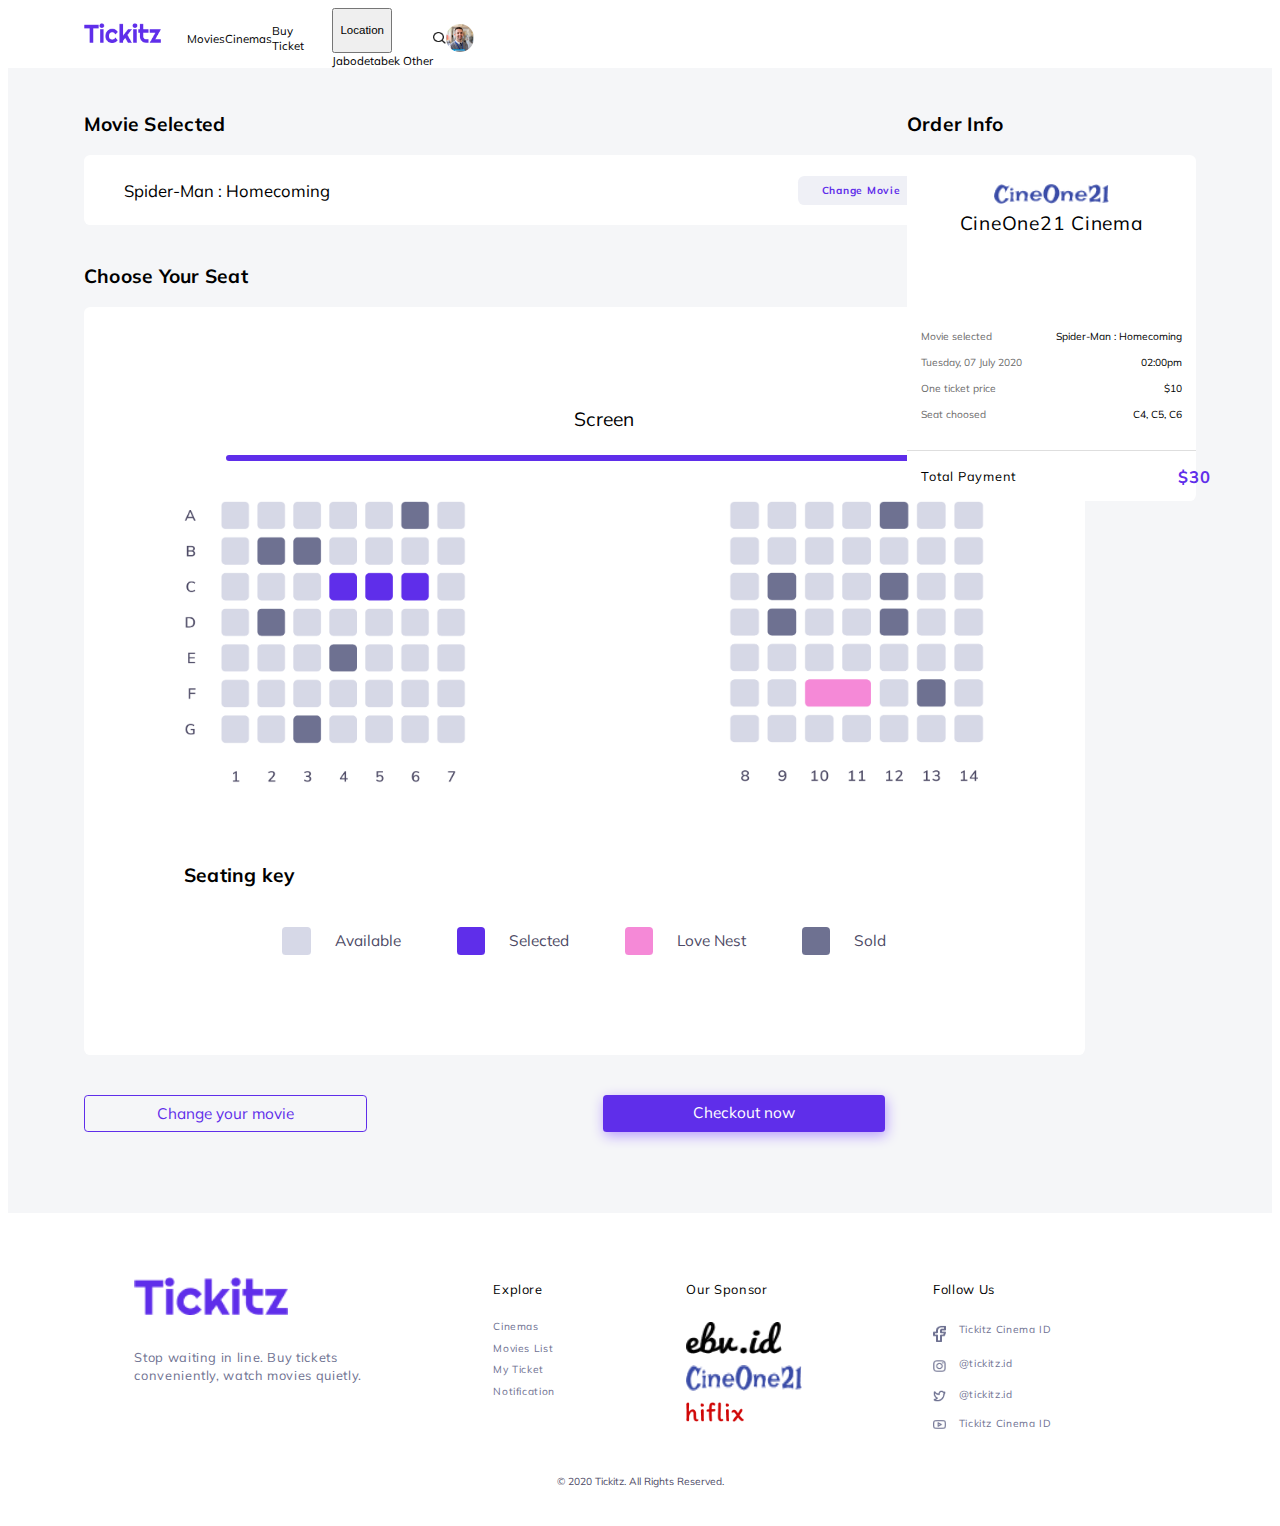
<file: order-page/index.html>
<html lang="en">
<head>
   <meta charset="UTF-8">
   <meta http-equiv="X-UA-Compatible" content="IE=edge">
   <meta name="viewport" content="width=device-width, initial-scale=1.0">
   <link rel="stylesheet" href="https://cdn.jsdelivr.net/npm/bootstrap@4.5.3/dist/css/bootstrap.min.css" integrity="sha384-TX8t27EcRE3e/ihU7zmQxVncDAy5uIKz4rEkgIXeMed4M0jlfIDPvg6uqKI2xXr2" crossorigin="anonymous">
   <link rel="stylesheet" href="order page.css">
   <title>Tickitz - Order Page</title>
</head>
<body>
   <!-- DESKTOP -->
   <div id="desktop">
      <div class="navHome">
         <div class="col-md-6" style="margin-left: 5%; padding: 1%;">
            <img src="files/tickitz.png" style="width: 6vw;">
            <div class="navGroup">
               <a class="navBtn" href="">Movies</a>
               <a class="navBtn" href="">Cinemas</a>
               <a class="navBtn" href="">Buy Ticket</a>
            </div>
         </div>
         <div class="col-md-3 offset-md-2">
            <div class="navGroup" style="width: 100%;">
               <div class="dropdown">
                  <button class="navBtn navLocBtn btn dropdown-toggle" type="button" id="dropdownMenuButton" data-toggle="dropdown" aria-haspopup="true" aria-expanded="false" style="font-size: 0.9vw; height: 3.5vw;">
                    Location
                  </button>
                  <div class="dropdown-menu" aria-labelledby="dropdownMenuButton">
                    <a class="dropdown-item" href="#">Jabodetabek</a>
                    <a class="dropdown-item" href="#">Other</a>
                  </div>
               </div>
               <img src="files/search_logo.png" style="height: 1vw; width: 1vw; filter: brightness(50%)">
               <img src="files/profile.png" style="width: 2.2vw">
            </div>
         </div>
      </div>
      <div class="orderPage container-fluid" style="background: #F5F6F8; display: flex; flex-direction: row; justify-content: space-between; height: auto; padding: 2% 6%;">
         <div class="rowOne" style="display: flex; flex-direction: column; height: 100%; width: 72%;">
            <p class="textOrder">Movie Selected</p>
            <div class="hoverShadow" style="align-items: center; background: white; border-radius: 0.5vw; display: flex; flex-direction: row; height: 5vw; justify-content: space-between; margin-bottom: 1.5vw; padding: 3 5%; width: 100%;">
               <p style="font-family: 'Mulish'; font-size: 1.3vw;">Spider-Man : Homecoming</p>
               <a class="changeMovie" href="">Change Movie</a>
            </div>
            <p class="textOrder">Choose Your Seat</p>
            <div class="hoverShadow orderInfo" style="height: auto; padding: 12.5%;">
               <div style="font-family: 'Mulish'; font-size: 1.5vw; margin-left: 5%; padding-bottom: 3%; text-align: center;">Screen</div>
               <div style="float: right;">
                  <div style="border: 0.3vw solid #5F2EEA; border-radius: 1vw; float: right; margin-bottom: 5%; width: 94%;"></div>
               </div>
               <div class="seatPosition">
                  <img src="files/seatLeft.png" style="height: 22vw; width: 22vw;">
                  <img src="files/seatRight.png" style="height: 22vw; width: 20vw;">
               </div>
               <div style="display: flex; flex-direction: column;">
                  <p class="textOrder" style="margin: 10% 0 5% 0;">Seating key</p>
                  <div style="align-items: center; display: flex; flex-direction: row; justify-content: center; width: 100%;">
                     <div style="background: #D6D8E7; border-radius: 0.3vw; height: 2.2vw; width: 2.2vw;"></div>
                     <p style="color: #4E4B66; font-family: 'Mulish'; font-size: 1.2vw; margin-left: 3%; margin-right: 7%;">Available</p>
                     <div style="background: #5F2EEA; border-radius: 0.3vw; height: 2.2vw; width: 2.2vw;"></div>
                     <p style="color: #4E4B66; font-family: 'Mulish'; font-size: 1.2vw; margin-left: 3%; margin-right: 7%;">Selected</p>
                     <div style="background: #F589D7; border-radius: 0.3vw; height: 2.2vw; width: 2.2vw;"></div>
                     <p style="color: #4E4B66; font-family: 'Mulish'; font-size: 1.2vw; margin-left: 3%; margin-right: 7%;">Love Nest</p>
                     <div style="background: #6E7191; border-radius: 0.3vw; height: 2.2vw; width: 2.2vw;"></div>
                     <p style="color: #4E4B66; font-family: 'Mulish'; font-size: 1.2vw; margin-left: 3%;">Sold</p>
                  </div>
               </div>
            </div>
            <div style="display: flex; flex-direction: row; justify-content: space-between; margin: 5% 0 7% 0; width: 100%;">
               <a class="btnBottomOrder" href="" style="border: 0.1vw solid #5F2EEA; color: #5F2EEA;">Change your movie</a>
               <a class="btnBottomOrder" href="" style="background-color: #5F2EEA; box-shadow: 0.1vw 0.3vw 1vw #b79cfc; color: white;">Checkout now</a>
            </div>
         </div>
         <div class="rowTwo" style="display: flex; flex-direction: column; height: 100%; width: 26%;">
            <p class="textOrder">Order Info</p>
            <div class="hoverShadow orderInfo">
               <div class="cinemaInfo">
                  <div class="titleCinema">
                     <img src="files/footer/cineone.png" style="height: 1.5vw; margin-bottom: 3%; width: 9vw;">
                     <p style="font-family: 'Mulish'; font-size: 1.5vw; letter-spacing: 0.75px;">CineOne21 Cinema</p>
                  </div>
                  <div>
                     <div class="insideOrderInfo">
                        <p class="greyColor textInsideOrderInfo">Movie selected</p>
                        <p class="textInsideOrderInfo">Spider-Man : Homecoming</p>
                     </div>
                     <div class="insideOrderInfo">
                        <p class="greyColor textInsideOrderInfo">Tuesday, 07 July 2020</p>
                        <p class="textInsideOrderInfo">02:00pm</p>
                     </div>
                     <div class="insideOrderInfo">
                        <p class="greyColor textInsideOrderInfo">One ticket price</p>
                        <p class="textInsideOrderInfo">$10</p>
                     </div>
                     <div class="insideOrderInfo">
                        <p class="greyColor textInsideOrderInfo">Seat choosed</p>
                        <p class="textInsideOrderInfo">C4, C5, C6</p>
                     </div>
                  </div>
               </div>
               <div style="border-top: 0.5px solid #DEDEDE; width: 100%;"></div>
               <div class="totalPayment">
                  <p style="font-family: 'Mulish'; font-size: 1vw; letter-spacing: 0.75px;">Total Payment</p>
                  <p style="color: #5F2EEA; font-family: 'Mulish'; font-size: 1.3vw; font-weight: 700; letter-spacing: 0.75px;">$30</p>
               </div>
            </div>
         </div>
      </div>

      <footer style="height: auto; margin: auto; width: 80%;">
         <div style="display: flex; flex-direction: column;">
            <img src="files/tickitz.png" style="height: 3vw; margin-bottom: 15%; width: 12vw">
            <div style="margin-bottom: 1%;">Stop waiting in line. Buy tickets</div>
            <div>conveniently, watch movies quietly.</div>
         </div>
         <div class="footerTextDesktop">
            <p style="color: black; font-size: 1vw; margin-bottom: 1.5vw;">Explore</p>
            <p>Cinemas</p>
            <p>Movies List</p>
            <p>My Ticket</p>
            <p>Notification</p>
            <p></p>
         </div>
         <div class="footerTextDesktop">
            <p style="color: black; font-size: 1vw; margin-bottom: 1.5vw;">Our Sponsor</p>
            <img src="files/footer/ebu.png" style="height: 2.5vw; width: 7.5vw;">
            <img src="files/footer/cineone.png" style="height: 2vw; width: 9vw;">
            <img src="files/footer/hiflix.png" style="height: 1.5vw; width: 4.5vw;">
         </div>
         <div class="footerTextDesktop">
            <p style="color: black; font-size: 1vw; margin-bottom: 1.5vw;">Follow Us</p>
            <div class="followUsFlex">
               <img src="files/footer/facebook.png" style="height: 1.3vw; width: 1vw;">
               <p style="margin-left: 1vw;">Tickitz Cinema ID</p>
            </div>
            <div class="followUsFlex">
               <img src="files/footer/instagram.png" style="height: 1vw; width: 1vw;">
               <p style="margin-left: 1vw;">@tickitz.id</p>
            </div>
            <div class="followUsFlex">
               <img src="files/footer/twitter.png" style="height: 0.9vw; width: 1vw;">
               <p style="margin-left: 1vw;">@tickitz.id</p>
            </div>
            <div class="followUsFlex">
               <img src="files/footer/youtube.png" style="height: 0.7vw; width: 1vw;">
               <p style="margin-left: 1vw;">Tickitz Cinema ID</p>
            </div>
         </div>
      </footer>
      <div style="color: #4E4B66; font-family: 'Mulish'; font-size: 0.8vw; margin: 3%; text-align: center;">&#169; 2020 Tickitz. All Rights Reserved.</div>
   </div>

   <!-- MOBILE -->
   <div id="mobile" style="height: auto; overflow: visible;">
      <div class="navbarMobile">
         <div class="topNavMobile">
            <img src="files/tickitz.png" style="height: 5vw; width: 20vw;">
            <img class="btnShowNav" src="files/navMobile.png" style="height: 5vw; float: right; width: 5vw;" onclick="showNavMobile();">
         </div>
         <div id="insideNavMobile" style="display: none;">
               <div style="border-bottom: 0.1vw solid #DEDEDE;">
                  <div class="searchNavMobile">
                     <img src="files/search_logo.png" style="filter: brightness(50%); margin: 3%; width: 5vw;">
                     <input class="inputSearch" type="text" placeholder="Search ...">
                  </div>
               </div>
               <div class="navButton" onclick="showLocation()">
                  <a class="navShowLocation">Location<img src="files/arrow.png" style="margin-left: 3%; width: 3vw;"></a>
               </div>
            <div id="insideLocation" style="display: none;">
               <div style="display: flex; justify-content:space-evenly;">
                  <a class="navButton" href="" style="border-right: 0.1vw solid #DEDEDE; width: 50%;">Jabodetabek</a>
                  <a class="navButton" href="" style="width: 50%;">Other</a>
               </div>
            </div>
            <div style="display: flex; flex-direction: column;">
               <a class="navButton" href="">Movies</a>
               <a class="navButton" href="">Cinemas</a>
               <a class="navButton" href="">Buy Ticket</a>
            </div>
            <div class="allRightsReserved">&#169; 2020 Tickitz. All Rights Reserved.</div>
         </div>
      </div>
      <div class="orderPage">
         <p class="textOrder" style="margin: 3% 0 16px 0;">Choose Your Seat</p>
         <div style="background: white; height: 424px; border-radius: 8px; padding: 50px 16px 0 8px;">
            <div class="orderInfo" style="height: auto;">
               <div style="background: #5F2EEA; border-radius: 3px; height: 4px; margin-bottom: 16px; margin-left: 8px; width: 280px;"></div>
               <div style="display: flex; flex-direction: row;">
                  <div style="background: #00BA88; border-radius: 3px; height: 134px; margin-right: 8px; width: 0.5px;"></div>
                  <div class="seatPosition">
                     <img src="files/seatLeftMobile.png" style="height: 133px; width: 133px;">
                     <img src="files/seatRightMobile.png" style="height: 133px; width: 133px;">
                  </div>
               </div>
               <div style="display: flex; flex-direction: row; justify-content: space-between; margin-left: 8px; width: 280px;">
                  <div class="redLineBorder"></div>
                  <div class="redLineBorder"></div>
               </div>
               <div style="display: flex; flex-direction: column; margin-left: 8px;">
                  <p class="textOrder" style="font-size: 14px; font-weight: 400; letter-spacing: 0.75px; margin: 24px 0;">Seating key</p>
                  <div class="rowSeatingKey">
                     <img src="files/btmArrow.png" style="height: 20px; width: 20px;">
                     <p class="fontSeatingKey" style="margin-right: 63px;">A - G</p>
                     <img src="files/rightArrow.png" style="height: 20px; width: 20px;">
                     <p class="fontSeatingKey">1 - 14</p>
                  </div>
                  <div class="rowSeatingKey" style="margin-top: 16px;">
                     <div style="background: #D6D8E7; border-radius: 4px; height: 20px; width: 20px;"></div>
                     <p class="fontSeatingKey" style="margin-right: 40px;">Available</p>
                     <div style="background: #5F2EEA; border-radius: 4px; height: 20px; width: 20px;"></div>
                     <p class="fontSeatingKey">Selected</p>
                  </div>
                  <div class="rowSeatingKey" style="margin-top: 16px;">
                     <div style="background: #F589D7; border-radius: 4px; height: 20px; width: 20px;"></div>
                     <p class="fontSeatingKey" style="margin-right: 38.5px;">Love nest</p>
                     <div style="background: #6E7191; border-radius: 4px; height: 20px; width: 20px;"></div>
                     <p class="fontSeatingKey">Sold</p>
                  </div>
               </div>
            </div>
         </div>
         <div style="background: white; height: auto; border-radius: 8px; margin-top: 32px; padding: 24px 16px;">
            <div class="borderForDropdown">
               <div class="btn-group">
                  <button type="button" class="btnSeat alphabetSeatOne btn dropdown-toggle" data-toggle="dropdown" aria-haspopup="true" aria-expanded="false">
                  A - G
                  </button>
                  <ul class="locationSelect dropdown-menu" value="menu">
                     <li class="dropdown-item" onclick="alphabetSeatOne(this.innerHTML);">A</li>
                     <li class="dropdown-item" onclick="alphabetSeatOne(this.innerHTML);">B</li>
                     <li class="dropdown-item" onclick="alphabetSeatOne(this.innerHTML);">C</li>
                     <li class="dropdown-item" onclick="alphabetSeatOne(this.innerHTML);">D</li>
                     <li class="dropdown-item" onclick="alphabetSeatOne(this.innerHTML);">E</li>
                     <li class="dropdown-item" onclick="alphabetSeatOne(this.innerHTML);">F</li>
                     <li class="dropdown-item" onclick="alphabetSeatOne(this.innerHTML);">G</li>
                  </ul>
               </div>
               <div class="btn-group">
                  <button type="button" class="btnSeat numberSeatOne btn dropdown-toggle" data-toggle="dropdown" aria-haspopup="true" aria-expanded="false">
                  1 - 14
                  </button>
                  <ul class="locationSelect dropdown-menu" value="menu">
                     <li class="dropdown-item" onclick="numberSeatOne(this.innerHTML);">1</li>
                     <li class="dropdown-item" onclick="numberSeatOne(this.innerHTML);">2</li>
                     <li class="dropdown-item" onclick="numberSeatOne(this.innerHTML);">3</li>
                     <li class="dropdown-item" onclick="numberSeatOne(this.innerHTML);">4</li>
                     <li class="dropdown-item" onclick="numberSeatOne(this.innerHTML);">5</li>
                     <li class="dropdown-item" onclick="numberSeatOne(this.innerHTML);">6</li>
                     <li class="dropdown-item" onclick="numberSeatOne(this.innerHTML);">7</li>
                     <li class="dropdown-item" onclick="numberSeatOne(this.innerHTML);">8</li>
                     <li class="dropdown-item" onclick="numberSeatOne(this.innerHTML);">9</li>
                     <li class="dropdown-item" onclick="numberSeatOne(this.innerHTML);">10</li>
                     <li class="dropdown-item" onclick="numberSeatOne(this.innerHTML);">11</li>
                     <li class="dropdown-item" onclick="numberSeatOne(this.innerHTML);">12</li>
                     <li class="dropdown-item" onclick="numberSeatOne(this.innerHTML);">13</li>
                     <li class="dropdown-item" onclick="numberSeatOne(this.innerHTML);">14</li>
                  </ul>
               </div>
            </div>
            <div class="borderForDropdown" style="margin: 8px 0;">
               <div class="btn-group">
                  <button type="button" class="btnSeat alphabetSeatTwo btn dropdown-toggle" data-toggle="dropdown" aria-haspopup="true" aria-expanded="false">
                  A - G
                  </button>
                  <ul class="locationSelect dropdown-menu" value="menu">
                     <li class="dropdown-item" onclick="alphabetSeatTwo(this.innerHTML);">A</li>
                     <li class="dropdown-item" onclick="alphabetSeatTwo(this.innerHTML);">B</li>
                     <li class="dropdown-item" onclick="alphabetSeatTwo(this.innerHTML);">C</li>
                     <li class="dropdown-item" onclick="alphabetSeatTwo(this.innerHTML);">D</li>
                     <li class="dropdown-item" onclick="alphabetSeatTwo(this.innerHTML);">E</li>
                     <li class="dropdown-item" onclick="alphabetSeatTwo(this.innerHTML);">F</li>
                     <li class="dropdown-item" onclick="alphabetSeatTwo(this.innerHTML);">G</li>
                  </ul>
               </div>
               <div class="btn-group">
                  <button type="button" class="btnSeat numberSeatTwo btn dropdown-toggle" data-toggle="dropdown" aria-haspopup="true" aria-expanded="false">
                  1 - 14
                  </button>
                  <ul class="locationSelect dropdown-menu" value="menu">
                     <li class="dropdown-item" onclick="numberSeatTwo(this.innerHTML);">1</li>
                     <li class="dropdown-item" onclick="numberSeatTwo(this.innerHTML);">2</li>
                     <li class="dropdown-item" onclick="numberSeatTwo(this.innerHTML);">3</li>
                     <li class="dropdown-item" onclick="numberSeatTwo(this.innerHTML);">4</li>
                     <li class="dropdown-item" onclick="numberSeatTwo(this.innerHTML);">5</li>
                     <li class="dropdown-item" onclick="numberSeatTwo(this.innerHTML);">6</li>
                     <li class="dropdown-item" onclick="numberSeatTwo(this.innerHTML);">7</li>
                     <li class="dropdown-item" onclick="numberSeatTwo(this.innerHTML);">8</li>
                     <li class="dropdown-item" onclick="numberSeatTwo(this.innerHTML);">9</li>
                     <li class="dropdown-item" onclick="numberSeatTwo(this.innerHTML);">10</li>
                     <li class="dropdown-item" onclick="numberSeatTwo(this.innerHTML);">11</li>
                     <li class="dropdown-item" onclick="numberSeatTwo(this.innerHTML);">12</li>
                     <li class="dropdown-item" onclick="numberSeatTwo(this.innerHTML);">13</li>
                     <li class="dropdown-item" onclick="numberSeatTwo(this.innerHTML);">14</li>
                  </ul>
               </div>
            </div>
            <div class="borderForDropdown">
               <div class="btn-group">
                  <button type="button" class="btnSeat alphabetSeatThree btn dropdown-toggle" data-toggle="dropdown" aria-haspopup="true" aria-expanded="false">
                  A - G
                  </button>
                  <ul class="locationSelect dropdown-menu" value="menu">
                     <li class="dropdown-item" onclick="alphabetSeatThree(this.innerHTML);">A</li>
                     <li class="dropdown-item" onclick="alphabetSeatThree(this.innerHTML);">B</li>
                     <li class="dropdown-item" onclick="alphabetSeatThree(this.innerHTML);">C</li>
                     <li class="dropdown-item" onclick="alphabetSeatThree(this.innerHTML);">D</li>
                     <li class="dropdown-item" onclick="alphabetSeatThree(this.innerHTML);">E</li>
                     <li class="dropdown-item" onclick="alphabetSeatThree(this.innerHTML);">F</li>
                     <li class="dropdown-item" onclick="alphabetSeatThree(this.innerHTML);">G</li>
                  </ul>
               </div>
               <div class="btn-group">
                  <button type="button" class="btnSeat numberSeatThree btn dropdown-toggle" data-toggle="dropdown" aria-haspopup="true" aria-expanded="false">
                  1 - 14
                  </button>
                  <ul class="locationSelect dropdown-menu" value="menu">
                     <li class="dropdown-item" onclick="numberSeatThree(this.innerHTML);">1</li>
                     <li class="dropdown-item" onclick="numberSeatThree(this.innerHTML);">2</li>
                     <li class="dropdown-item" onclick="numberSeatThree(this.innerHTML);">3</li>
                     <li class="dropdown-item" onclick="numberSeatThree(this.innerHTML);">4</li>
                     <li class="dropdown-item" onclick="numberSeatThree(this.innerHTML);">5</li>
                     <li class="dropdown-item" onclick="numberSeatThree(this.innerHTML);">6</li>
                     <li class="dropdown-item" onclick="numberSeatThree(this.innerHTML);">7</li>
                     <li class="dropdown-item" onclick="numberSeatThree(this.innerHTML);">8</li>
                     <li class="dropdown-item" onclick="numberSeatThree(this.innerHTML);">9</li>
                     <li class="dropdown-item" onclick="numberSeatThree(this.innerHTML);">10</li>
                     <li class="dropdown-item" onclick="numberSeatThree(this.innerHTML);">11</li>
                     <li class="dropdown-item" onclick="numberSeatThree(this.innerHTML);">12</li>
                     <li class="dropdown-item" onclick="numberSeatThree(this.innerHTML);">13</li>
                     <li class="dropdown-item" onclick="numberSeatThree(this.innerHTML);">14</li>
                  </ul>
               </div>
            </div>
            <a class="addNewSeat" href="">Add new seat</a>
         </div>
         <a class="btnBottomOrderMobile" href="">Checkout now</a>
      </div>
      <div class="footer">
         <img src="files/tickitz.png" style="height: 30px; margin: 5% 0; width: 120px;">
         <div class="footerText">
            <p>Stop waiting in line. Buy tickets
               <br>conveniently, watch movies quietly.
            </p>
            <p style="color: black; font-size: 16px; margin: 15% 0 5% 0;">Explore</p>
            <div class="footerRowText">
               <a href="" style="color: #6E7191;">Cinemas</a>
               <a href="" style="color: #6E7191;">Movies list</a>
               <a href="" style="color: #6E7191;">Notification</a>
            </div>
            <a href="" style="color: #6E7191;">My Ticket</a>
            <p style="color: black; font-size: 16px; margin: 20% 0 5% 0;">Our Sponsor</p>
            <div class="ourSponsor">
               <img src="files/footer/ebu.png">
               <img src="files/footer/cineone.png">
               <img src="files/footer/hiflix.png">
            </div>
            <p style="color: black; font-size: 16px; margin: 5% 0;">Follow Us</p>
            <div class="followUs">
               <img style="margin: 3% 5% 3% 0; width: 12px;" class="followUsLogo" src="files/footer/facebook.png">
               <img class="followUsLogo" src="files/footer/instagram.png">
               <img class="followUsLogo" src="files/footer/twitter.png">
               <img style="width: 22px;" class="followUsLogo" src="files/footer/youtube.png">
            </div>
            <p style="font-size: 12px; letter-spacing: 0.75px; margin: 25% 0;">&#169; 2020 Tickitz. All Rights Reserved.</p>
         </div>
      </div>
   </div>
   <script>
      function showNavMobile(){
         showState = document.getElementById("insideNavMobile")
         if(showState.style.display == "none") {showState.style.display = "block"}
         else {showState.style.display = "none"}
      }
      function showLocation(){
         showState = document.getElementById("insideLocation")
         if(showState.style.display == "none") {showState.style.display = "block"}
         else{showState.style.display = "none"}
      }
      function alphabetSeatOne(val) {
         takeFromClassName = document.getElementsByClassName("alphabetSeatOne");
         takeFromClassName[0].innerHTML = val;
      }
      function numberSeatOne(val) {
         takeFromClassName = document.getElementsByClassName("numberSeatOne");
         takeFromClassName[0].innerHTML = val;
      }
      function alphabetSeatTwo(val) {
         takeFromClassName = document.getElementsByClassName("alphabetSeatTwo");
         takeFromClassName[0].innerHTML = val;
      }
      function numberSeatTwo(val) {
         takeFromClassName = document.getElementsByClassName("numberSeatTwo");
         takeFromClassName[0].innerHTML = val;
      }
      function alphabetSeatThree(val) {
         takeFromClassName = document.getElementsByClassName("alphabetSeatThree");
         takeFromClassName[0].innerHTML = val;
      }
      function numberSeatThree(val) {
         takeFromClassName = document.getElementsByClassName("numberSeatThree");
         takeFromClassName[0].innerHTML = val;
      }
   </script>
   <script src="https://code.jquery.com/jquery-3.5.1.slim.min.js" integrity="sha384-DfXdz2htPH0lsSSs5nCTpuj/zy4C+OGpamoFVy38MVBnE+IbbVYUew+OrCXaRkfj" crossorigin="anonymous"></script>
   <script src="https://cdn.jsdelivr.net/npm/popper.js@1.16.1/dist/umd/popper.min.js" integrity="sha384-9/reFTGAW83EW2RDu2S0VKaIzap3H66lZH81PoYlFhbGU+6BZp6G7niu735Sk7lN" crossorigin="anonymous"></script>
   <script src="https://cdn.jsdelivr.net/npm/bootstrap@4.5.3/dist/js/bootstrap.min.js" integrity="sha384-w1Q4orYjBQndcko6MimVbzY0tgp4pWB4lZ7lr30WKz0vr/aWKhXdBNmNb5D92v7s" crossorigin="anonymous"></script>
</body>
</html>
</file>
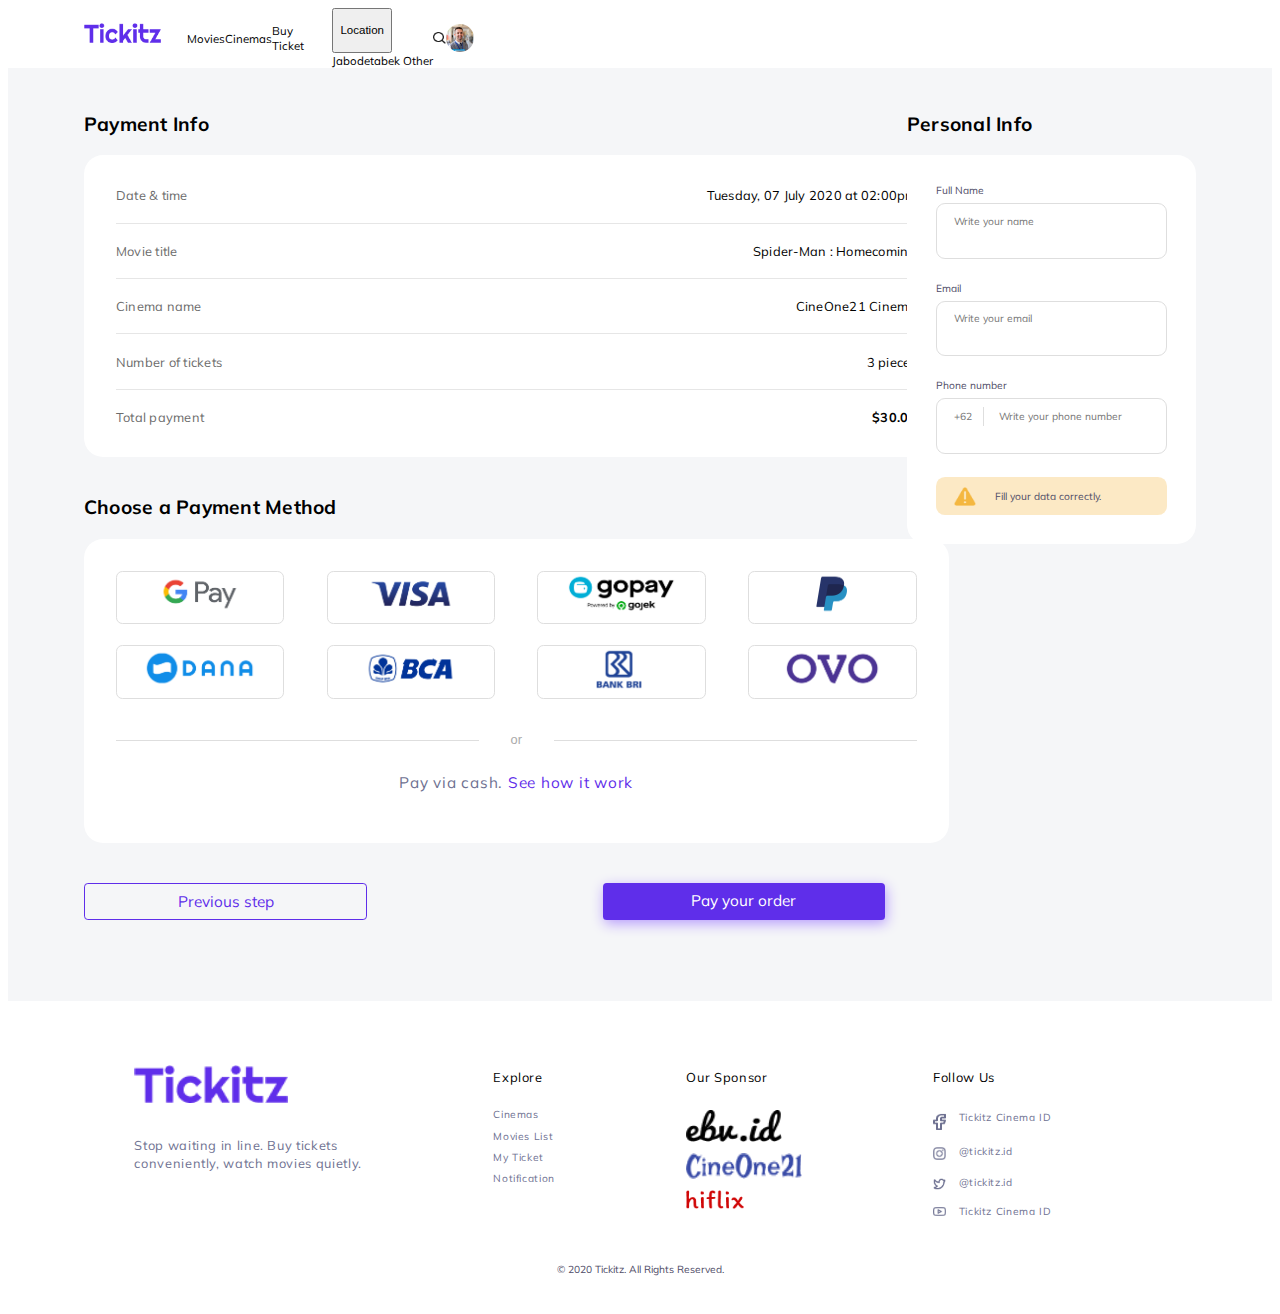
<file: payment-page/index.html>
<html lang="en">
<head>
   <meta charset="UTF-8">
   <meta http-equiv="X-UA-Compatible" content="IE=edge">
   <meta name="viewport" content="width=device-width, initial-scale=1.0">
   <link rel="stylesheet" href="https://cdn.jsdelivr.net/npm/bootstrap@4.5.3/dist/css/bootstrap.min.css" integrity="sha384-TX8t27EcRE3e/ihU7zmQxVncDAy5uIKz4rEkgIXeMed4M0jlfIDPvg6uqKI2xXr2" crossorigin="anonymous">
   <link rel="stylesheet" href="payment page.css">
   <title>Tickitz - Payment Page</title>
</head>
<body>
   <!-- DESKTOP -->
   <div id="desktop">
      <div class="navHome">
         <div class="col-md-6" style="margin-left: 5%; padding: 1%;">
            <img src="files/tickitz.png" style="width: 6vw;">
            <div class="navGroup">
               <a class="navBtn" href="">Movies</a>
               <a class="navBtn" href="">Cinemas</a>
               <a class="navBtn" href="">Buy Ticket</a>
            </div>
         </div>
         <div class="col-md-3 offset-md-2">
            <div class="navGroup" style="width: 100%;">
               <div class="dropdown">
                  <button class="navBtn navLocBtn btn dropdown-toggle" type="button" id="dropdownMenuButton" data-toggle="dropdown" aria-haspopup="true" aria-expanded="false" style="font-size: 0.9vw; height: 3.5vw;">
                    Location
                  </button>
                  <div class="dropdown-menu" aria-labelledby="dropdownMenuButton">
                    <a class="dropdown-item" href="#">Jabodetabek</a>
                    <a class="dropdown-item" href="#">Other</a>
                  </div>
               </div>
               <img src="files/search_logo.png" style="height: 1vw; width: 1vw; filter: brightness(50%)">
               <img src="files/profile.png" style="width: 2.2vw">
            </div>
         </div>
      </div>
      <div class="orderPage container-fluid" style="background: #F5F6F8; display: flex; flex-direction: row; justify-content: space-between; height: auto; padding: 2% 6%;">
         <div class="rowOne" style="display: flex; flex-direction: column; height: 100%; width: 72%;">
            <p class="textOrder">Payment Info</p>
            <div class="hoverShadow orderInfo" style="margin-bottom: 1.5vw; padding: 2.5vw;">
               <div class="flexTextPayment" style="margin: 0;">
                  <p style="color: #6B6B6B;">Date & time</p>
                  <p>Tuesday, 07 July 2020 at 02:00pm</p>
               </div>
               <div class="flexTextPayment">
                  <p style="color: #6B6B6B;">Movie title</p>
                  <p>Spider-Man : Homecoming</p>
               </div>
               <div class="flexTextPayment">
                  <p style="color: #6B6B6B;">Cinema name</p>
                  <p>CineOne21 Cinema</p>
               </div>
               <div class="flexTextPayment">
                  <p style="color: #6B6B6B;">Number of tickets</p>
                  <p>3 pieces</p>
               </div>
               <div class="flexTextPayment" style="border: none; padding: 0;">
                  <p style="color: #6B6B6B;">Total payment</p>
                  <p style="font-weight: 700;">$30.00</p>
               </div>
            </div>
            <p class="textOrder">Choose a Payment Method</p>
            <div class="hoverShadow orderInfo" style="height: auto; padding: 2.5vw;">
               <div style="display: flex; flex-direction: column; justify-content: space-between; height: 10vw; width: 100%;">
                  <div style="display: flex; flex-direction: row; justify-content:space-between; width: 100%;">
                     <a class="btnPayment" href=""><img class="imgPay" src="files/payment/gpay.png"></a>
                     <a class="btnPayment" href=""><img class="imgPay" src="files/payment/visa.png"></a>
                     <a class="btnPayment" href=""><img class="imgPay" src="files/payment/gopay.png"></a>
                     <a class="btnPayment" href=""><img class="imgPay" src="files/payment/paypal.png"></a>
                  </div>
                  <div style="display: flex; flex-direction: row; justify-content:space-between; width: 100%;">
                     <a class="btnPayment" href=""><img class="imgPay" src="files/payment/dana.png"></a>
                     <a class="btnPayment" href=""><img class="imgPay" src="files/payment/bca.png"></a>
                     <a class="btnPayment" href=""><img class="imgPay" src="files/payment/bri.png"></a>
                     <a class="btnPayment" href=""><img class="imgPay" src="files/payment/ovo.png"></a>
                  </div>
               </div>
               <p class="lineBreaks"><span>or</span></p>
               <div style="text-align: center; font-family: 'Mulish'; font-size: 1.2vw; letter-spacing: 0.75px; margin: 2.5vw 0 1.5vw 0; width: 100%;">
                  <p style="color: #6E7191;">Pay via cash. <a href="" style="color: #5F2EEA;">See how it work</a></p>
               </div>
            </div>
            <div style="display: flex; flex-direction: row; justify-content: space-between; margin: 5% 0 7% 0; width: 100%;">
               <a class="btnBottomOrder" href="" style="border: 0.1vw solid #5F2EEA; color: #5F2EEA;">Previous step</a>
               <a class="btnBottomOrder" href="" style="background-color: #5F2EEA; box-shadow: 0.1vw 0.3vw 1vw #b79cfc; color: white;">Pay your order</a>
            </div>
         </div>
         <div class="rowTwo" style="display: flex; flex-direction: column; height: 100%; width: 26%;">
            <p class="textOrder">Personal Info</p>
            <div class="hoverShadow orderInfo">
               <div class="cinemaInfo">
                  <form style="margin: 0;">
                     <label class="labelInput" for="yourName">Full Name</label>
                     <div class="borderInput">
                        <input class="input" type="text" id="yourName" placeholder="Write your name">
                     </div>
                     <label class="labelInput" for="email">Email</label>
                     <div class="borderInput">
                        <input class="input" type="email" id="yourEmail" placeholder="Write your email">
                     </div>
                     <label class="labelInput" for="phoneNumber">Phone number</label>
                     <div class="borderInput">
                        <input class="input" type="number" id="firstNumber" placeholder="+62" style="border-right: 0.1vw solid #DEDEDE; width: 2.5%;">
                        <input class="input" type="number" id="lastNumber" placeholder="Write your phone number" style="margin-left: 3.5%; width: 10%;">
                     </div>
                  </form>
                  <div style="align-items: center; background: rgba(244, 183, 64, 0.3); border-radius: 0.7vw; display: flex; flex-direction: row; height: 3vw; width: 100%;">
                     <img src="files/error.png" style="height: 1.5vw; margin: 0 8%; width: 1.7vw;">
                     <p style="color: #4E4B66; font-family: 'Mulish'; font-size: 0.8vw;">Fill your data correctly.</p>
                  </div>
               </div>
            </div>
         </div>
      </div>

      <footer style="height: auto; margin: auto; width: 80%;">
         <div style="display: flex; flex-direction: column;">
            <img src="files/tickitz.png" style="height: 3vw; margin-bottom: 15%; width: 12vw">
            <div style="margin-bottom: 1%;">Stop waiting in line. Buy tickets</div>
            <div>conveniently, watch movies quietly.</div>
         </div>
         <div class="footerTextDesktop">
            <p style="color: black; font-size: 1vw; margin-bottom: 1.5vw;">Explore</p>
            <p>Cinemas</p>
            <p>Movies List</p>
            <p>My Ticket</p>
            <p>Notification</p>
            <p></p>
         </div>
         <div class="footerTextDesktop">
            <p style="color: black; font-size: 1vw; margin-bottom: 1.5vw;">Our Sponsor</p>
            <img src="files/footer/ebu.png" style="height: 2.5vw; width: 7.5vw;">
            <img src="files/footer/cineone.png" style="height: 2vw; width: 9vw;">
            <img src="files/footer/hiflix.png" style="height: 1.5vw; width: 4.5vw;">
         </div>
         <div class="footerTextDesktop">
            <p style="color: black; font-size: 1vw; margin-bottom: 1.5vw;">Follow Us</p>
            <div class="followUsFlex">
               <img src="files/footer/facebook.png" style="height: 1.3vw; width: 1vw;">
               <p style="margin-left: 1vw;">Tickitz Cinema ID</p>
            </div>
            <div class="followUsFlex">
               <img src="files/footer/instagram.png" style="height: 1vw; width: 1vw;">
               <p style="margin-left: 1vw;">@tickitz.id</p>
            </div>
            <div class="followUsFlex">
               <img src="files/footer/twitter.png" style="height: 0.9vw; width: 1vw;">
               <p style="margin-left: 1vw;">@tickitz.id</p>
            </div>
            <div class="followUsFlex">
               <img src="files/footer/youtube.png" style="height: 0.7vw; width: 1vw;">
               <p style="margin-left: 1vw;">Tickitz Cinema ID</p>
            </div>
         </div>
      </footer>
      <div style="color: #4E4B66; font-family: 'Mulish'; font-size: 0.8vw; margin: 3%; text-align: center;">&#169; 2020 Tickitz. All Rights Reserved.</div>
   </div>

   <!-- MOBILE -->
   <div id="mobile" style="height: auto; overflow: visible;">
      <div class="navbarMobile">
         <div class="topNavMobile">
            <img src="files/tickitz.png" style="height: 5vw; width: 20vw;">
            <img class="btnShowNav" src="files/navMobile.png" style="height: 5vw; float: right; width: 5vw;" onclick="showNavMobile();">
         </div>
         <div id="insideNavMobile" style="display: none;">
               <div style="border-bottom: 0.1vw solid #DEDEDE;">
                  <div class="searchNavMobile">
                     <img src="files/search_logo.png" style="filter: brightness(50%); margin: 3%; width: 5vw;">
                     <input class="inputSearch" type="text" placeholder="Search ...">
                  </div>
               </div>
               <div class="navButton" onclick="showLocation()">
                  <a class="navShowLocation">Location<img src="files/arrow.png" style="margin-left: 3%; width: 3vw;"></a>
               </div>
            <div id="insideLocation" style="display: none;">
               <div style="display: flex; justify-content:space-evenly;">
                  <a class="navButton" href="" style="border-right: 0.1vw solid #DEDEDE; width: 50%;">Jabodetabek</a>
                  <a class="navButton" href="" style="width: 50%;">Other</a>
               </div>
            </div>
            <div style="display: flex; flex-direction: column;">
               <a class="navButton" href="">Movies</a>
               <a class="navButton" href="">Cinemas</a>
               <a class="navButton" href="">Buy Ticket</a>
            </div>
            <div class="allRightsReserved">&#169; 2020 Tickitz. All Rights Reserved.</div>
         </div>
      </div>
      <div class="orderPage">
         <p class="textOrder" style="margin: 3% 0 16px 0;">Payment Method</p>
         <div style="background: white; height: auto; border-radius: 8px; padding: 32px;">
            <div style="display: flex; flex-direction: column; justify-content: space-between; height: auto; width: 100%;">
               <div style="display: flex; flex-direction: row; justify-content:space-between; margin-bottom: 16px; width: 100%;">
                  <a class="btnPayment" href=""><img class="imgPay" src="files/payment/gpay.png"></a>
                  <a class="btnPayment" href=""><img class="imgPay" src="files/payment/visa.png"></a>
                  <a class="btnPayment" href=""><img class="imgPay" src="files/payment/gopay.png"></a>
               </div>
               <div style="display: flex; flex-direction: row; justify-content:space-between; width: 100%;">
                  <a class="btnPayment" href=""><img class="imgPay" src="files/payment/paypal.png"></a>
                  <a class="btnPayment" href=""><img class="imgPay" src="files/payment/ovo.png"></a>
                  <a class="btnPayment" href=""><img class="imgPay" src="files/payment/dana.png"></a>
               </div>
            </div>
            <p class="lineBreaks"><span>or</span></p>
            <div style="text-align: center; font-family: 'Mulish'; font-size: 14px; letter-spacing: 0.75px; width: 100%;">
               <p style="color: #6E7191;">Pay via cash. <a href="" style="color: #5F2EEA;">See how it work</a></p>
            </div>
         </div>
         <p class="textOrder" style="margin: 40px 0 16px 0;">Personal Info</p>
         <div style="background: white; height: 424px; border-radius: 8px; padding: 32px;">
            <div class="cinemaInfo">
               <form style="margin: 0;">
                  <label class="labelInput" for="yourName">Full Name</label>
                  <div class="borderInput">
                     <input class="input" type="text" id="yourName" placeholder="Write your name">
                  </div>
                  <label class="labelInput" for="email">Email</label>
                  <div class="borderInput">
                     <input class="input" type="email" id="yourEmail" placeholder="Write your email">
                  </div>
                  <label class="labelInput" for="phoneNumber">Phone number</label>
                  <div class="borderInput" style="margin-bottom: 33px;">
                     <input class="input" type="number" id="firstNumber" placeholder="+62" style="border-right: 0.1vw solid #DEDEDE; width: 50px;">
                     <input class="input" type="number" id="lastNumber" placeholder="Phone number" style="margin-left: 70px; width: 120px;">
                  </div>
               </form>
               <div style="align-items: center; background: rgba(244, 183, 64, 0.3); border-radius: 0.7vw; display: flex; flex-direction: row; height: 48px; width: 100%;">
                  <img src="files/error.png" style="height: 22px; margin: 0 8%; width: 22px;">
                  <p style="color: #4E4B66; font-family: 'Mulish'; font-size: 14px;">Fill your data correctly.</p>
               </div>
            </div>
         </div>
         <a class="btnBottomOrderMobile" href="">Pay your order</a>
      </div>
      <div class="footer">
         <img src="files/tickitz.png" style="height: 30px; margin: 5% 0; width: 120px;">
         <div class="footerText">
            <p>Stop waiting in line. Buy tickets
               <br>conveniently, watch movies quietly.
            </p>
            <p style="color: black; font-size: 16px; margin: 15% 0 5% 0;">Explore</p>
            <div class="footerRowText">
               <a href="" style="color: #6E7191;">Cinemas</a>
               <a href="" style="color: #6E7191;">Movies list</a>
               <a href="" style="color: #6E7191;">Notification</a>
            </div>
            <a href="" style="color: #6E7191;">My Ticket</a>
            <p style="color: black; font-size: 16px; margin: 20% 0 5% 0;">Our Sponsor</p>
            <div class="ourSponsor">
               <img src="files/footer/ebu.png">
               <img src="files/footer/cineone.png">
               <img src="files/footer/hiflix.png">
            </div>
            <p style="color: black; font-size: 16px; margin: 5% 0;">Follow Us</p>
            <div class="followUs">
               <img style="margin: 3% 5% 3% 0; width: 12px;" class="followUsLogo" src="files/footer/facebook.png">
               <img class="followUsLogo" src="files/footer/instagram.png">
               <img class="followUsLogo" src="files/footer/twitter.png">
               <img style="width: 22px;" class="followUsLogo" src="files/footer/youtube.png">
            </div>
            <p style="font-size: 12px; letter-spacing: 0.75px; margin: 25% 0;">&#169; 2020 Tickitz. All Rights Reserved.</p>
         </div>
      </div>
   </div>
   <script>
      function showNavMobile(){
         showState = document.getElementById("insideNavMobile")
         if(showState.style.display == "none") {showState.style.display = "block"}
         else {showState.style.display = "none"}
      }
      function showLocation(){
         showState = document.getElementById("insideLocation")
         if(showState.style.display == "none") {showState.style.display = "block"}
         else{showState.style.display = "none"}
      }
      function alphabetSeatOne(val) {
         takeFromClassName = document.getElementsByClassName("alphabetSeatOne");
         takeFromClassName[0].innerHTML = val;
      }
      function numberSeatOne(val) {
         takeFromClassName = document.getElementsByClassName("numberSeatOne");
         takeFromClassName[0].innerHTML = val;
      }
      function alphabetSeatTwo(val) {
         takeFromClassName = document.getElementsByClassName("alphabetSeatTwo");
         takeFromClassName[0].innerHTML = val;
      }
      function numberSeatTwo(val) {
         takeFromClassName = document.getElementsByClassName("numberSeatTwo");
         takeFromClassName[0].innerHTML = val;
      }
      function alphabetSeatThree(val) {
         takeFromClassName = document.getElementsByClassName("alphabetSeatThree");
         takeFromClassName[0].innerHTML = val;
      }
      function numberSeatThree(val) {
         takeFromClassName = document.getElementsByClassName("numberSeatThree");
         takeFromClassName[0].innerHTML = val;
      }
   </script>
   <script src="https://code.jquery.com/jquery-3.5.1.slim.min.js" integrity="sha384-DfXdz2htPH0lsSSs5nCTpuj/zy4C+OGpamoFVy38MVBnE+IbbVYUew+OrCXaRkfj" crossorigin="anonymous"></script>
   <script src="https://cdn.jsdelivr.net/npm/popper.js@1.16.1/dist/umd/popper.min.js" integrity="sha384-9/reFTGAW83EW2RDu2S0VKaIzap3H66lZH81PoYlFhbGU+6BZp6G7niu735Sk7lN" crossorigin="anonymous"></script>
   <script src="https://cdn.jsdelivr.net/npm/bootstrap@4.5.3/dist/js/bootstrap.min.js" integrity="sha384-w1Q4orYjBQndcko6MimVbzY0tgp4pWB4lZ7lr30WKz0vr/aWKhXdBNmNb5D92v7s" crossorigin="anonymous"></script>
</body>
</html>
</file>
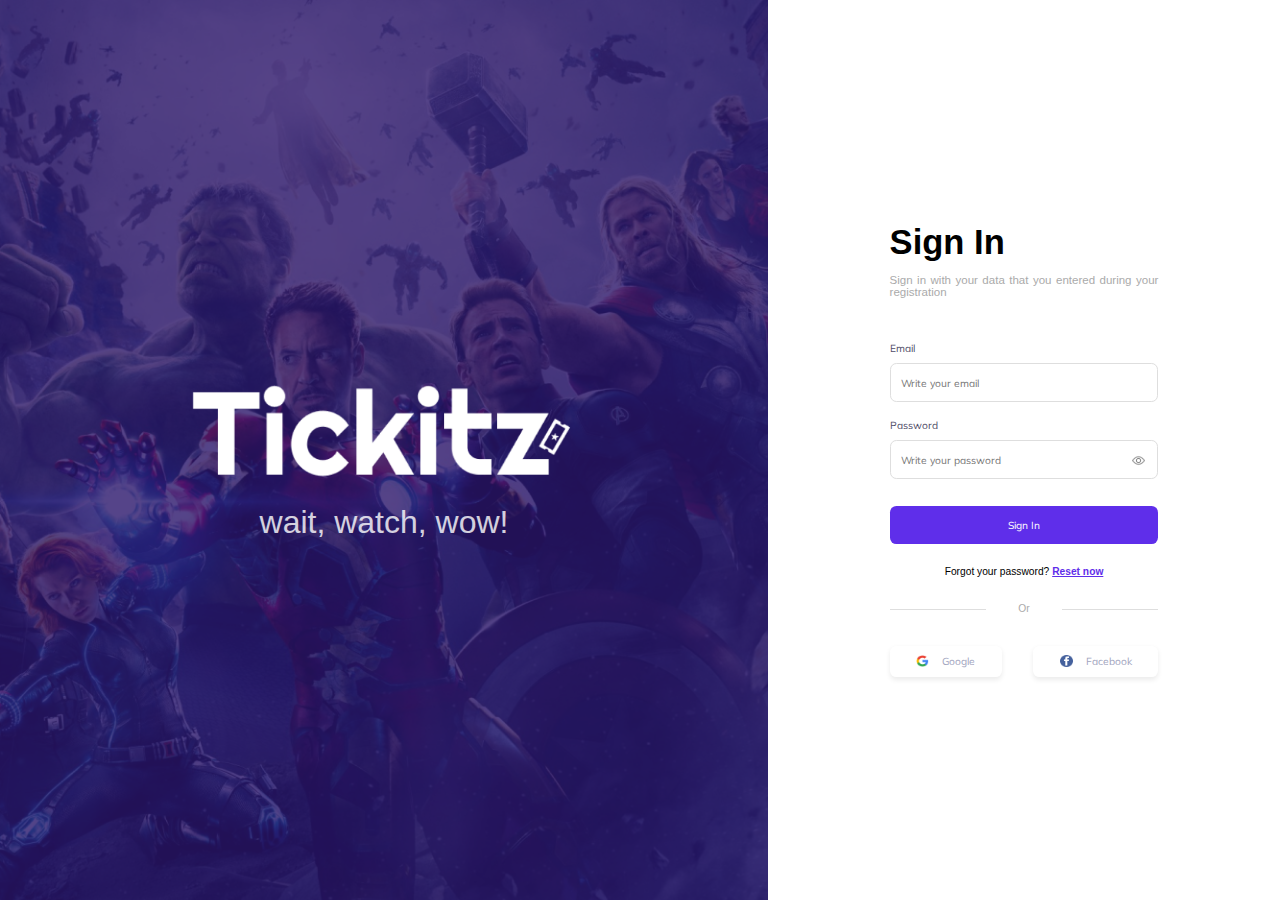
<file: sign-in/index.html>
<!DOCTYPE html>
<html lang="en">
<head>
   <meta charset="UTF-8">
   <meta http-equiv="X-UA-Compatible" content="IE=edge">
   <meta name="viewport" content="width=device-width, initial-scale=1.0">
   <link rel="stylesheet" href="sign-in.css">
   <title>Tickitz - Sign In</title>
   <script>
      function showPass() {
         pw = document.getElementById("password")
         if(pw.type === "password") {pw.type = "text"}
         else{pw.type = "password"}
      }
   </script>
</head>
<body>
   <!-- DESKTOP -->
   <div class="container wrapFlex" id="desktop">
      <div class="leftFlex">
         <div class="colorOpacity"></div>
         <img class="logo" src="files/logo.png">
         <p class="textBelowLogo">wait, watch, wow!</p>
      </div>
      <div class="rightFlex">
         <div class="insideRightFlex" style="width: 70%;">
         <div class="signInText">
            <h1 style="font-size: 2.7vw; font-weight: 600; margin: 0; padding: 0;">Sign In</h1>
            <p style="font-size: 0.9vw; color: #AAAAAA; text-align: justify;">Sign in with your data that you entered during your registration</p>
         </div>
         <form>
            <label class="labelInput" for="email">Email</label>
            <div class="borderInput" style="height: 1.5vw;">
               <input class="input" type="email" id="email" placeholder="Write your email">
            </div>
            <label class="labelInput" for="password">Password</label>
            <div class="borderInput" style="height: 1.5vw;">
               <input class="input" type="password" id="password" placeholder="Write your password">
               <img class="eyeLogo" src="files/eye.png" onclick="showPass()">
            </div>
            <input class="hoverEffect submitBtn" type="submit" value="Sign In">
         </form>
         <p class="resetPass">Forgot your password? 
            <a class="hoverEffect resetNow" href=""><u>Reset now</u></a>
         </p>
         </div>
         <p class="lineBreaks"><span>Or</span></p>
         <div style="display: flex; justify-content:space-between; margin-top: 5%; width: 21vw;">
            <a class="hoverEffect bottomBtn" href=""><img class="btnLogo" src="files/google.png">Google</a>
            <a class="hoverEffect bottomBtn" href=""><img class="btnLogo" src="files/facebook.png">Facebook</a>
         </div>
      </div>
   </div>
   <!-- MOBILE -->
   <div class="mobile" style="animation: appear 0.5s; height: auto; margin-top: 15%;" id="mobile">
      <div class="insideRightFlex" style="margin: auto; width: 80%;">
         <img src="files/purple.png" style="margin-bottom: 15%; width: 30%;">
         <div class="signInText" style="margin-bottom: 15%;">
            <h1 style="font-size: 7vw; font-weight: normal; margin: 0; padding: 0;">Sign In</h1>
         </div>
         <form>
            <label class="labelInput mobile" for="email">Email</label>
            <div class="borderInput" style="border-radius: 2vw; height: 10vw;">
               <input class="input mobile" type="email" id="email" placeholder="Write your email">
            </div>
            <label class="labelInput mobile" for="password">Password</label>
            <div class="borderInput" style="border-radius: 2vw; height: 10vw;">
               <input class="input mobile" type="password" id="password" placeholder="Write your password">
               <img class="eyeLogo" src="files/eye.png" onclick="showPass()">
            </div>
            <input class="hoverEffect submitBtn" type="submit" value="Sign In">
         </form>
         <p class="resetPass">Forgot your password? 
            <a class="hoverEffect resetNow" href=""><u>Reset now</u></a>
         </p>
         </div>
         <p class="lineBreaks"><span style="font-size: 3vw;">Or</span></p>
         <div class="mobileBottomBtn" style="display: flex; justify-content:space-between; margin-top: 5%; width: 21vw;">
            <a style="margin-left: -38%;" class="hoverEffect bottomBtn" href=""><img class="btnLogo" src="files/google.png"></a>
            <a style="margin-left: 38%;" class="hoverEffect bottomBtn" href=""><img class="btnLogo" src="files/facebook.png"></a>
         </div>
      </div>
   </div>
</body>
</file>
<file: home-page/home.css>
@import url("https://rsms.me/inter/inter.css");
@import url("https://fonts.googleapis.com/css?family=Mulish");
a:link {text-decoration: none;}
a {color: black;}
p {margin: 0; padding: 0;}
body {animation: showOpacity 1s;}
@keyframes showOpacity{from{opacity: 0;} to{opacity: 1;}}
#mobile{display: none;}
@media screen and (max-width: 1000px){
   #mobile{display: block;}
   #desktop{display: none;}
}
.navHome{
   align-items: center;
   background-color: white;
   display: flex;
   position: sticky;
   top: 0;
   z-index: 1;
}
.navGroup{
   align-items: center;
   display: inline-flex;
   font-family: "Mulish";
   font-size: 0.9vw;
   justify-content: space-evenly;
   margin-left: 10%;
   width: 50%;
}
.navBtn{color: black;}
.navLocBtn:focus {box-shadow: none;}
.signInBtn{
   background-color: #5F2EEA;
   border-radius: 5px;
   color: white;
   height: 2.2vw;
   padding: 2%;
   text-align: center;
   width: 6.6vw;
}
.signInBtn:hover {color:white; opacity: 0.5;}
.headerDesktop{
   align-items: center;
   display: flex;
   height: 100%;
   justify-content: space-between;
   padding-bottom: 10%;
}
.headerText{
   align-items: center;
   display: flex;
   flex-direction: column;
   padding: 0 0 0 15%;
}
.text {font-family: "Mulish";margin: 0;}
.headerDisplay {width: 50%;}
.displayList{
   align-items: center;
   display: flex;
   filter: brightness(70%);
   justify-content: space-between;
   padding: 15%;
   width: 75%;
}
.display{
   border-radius: 0.8vw; 
   box-shadow: 1vw 1vw 2vw rgba(0, 0, 0, 0.3); 
   height: 22vw;}
.display-left {margin-top: 20%;}
.display-right {margin-bottom: 20%;}
.monthBtnDesktop{
   align-items: center;
   border: 0.1vw solid #5F2EEA;
   border-radius: 0.3vw;
   color: #5F2EEA;
   display: flex;
   font-family: "Mulish";
   font-size: 0.8vw;
   height: 2vw;
   justify-content: center;
   margin-right: 1%;
   width: 7%;
}
.monthBtnDesktop:hover {opacity: 0.5;}
.nowShowBtnDesktop {display: flex; flex-direction: column; text-align: center;}
footer{
   color: #6E7191;
   display: flex;
   flex-direction: row;
   font-family: "Mulish";
   font-size: 1vw;
   letter-spacing: 0.05vw;
   padding: 5% 5% 0 5%;
}
.footerTextDesktop {display: flex; flex-direction: column; margin-left: 13%;}
.footerTextDesktop p {font-size: 0.8vw;margin: 0.33vw 0;}
.footerTextDesktop img {margin: 5% 0;}
.followUsFlex {display: flex; flex-direction: row; margin: 2% 0; width: 10vw;}

/* MOBILE - NAVBAR */
.navbarMobile{
   background-color: white;
   padding-top: 1%;
   position: sticky;
   top: 0;
   z-index: 1;
}
.topNavMobile {background-color: white; padding: 7%;}
.btnShowNav:hover {cursor: pointer; opacity: 0.5;}
.btmBorder {border-bottom: 0.1vw solid #DEDEDE;}
.searchNavMobile{
   border: 0.1vw solid #DEDEDE; 
   border-radius: 1vw; 
   padding: 1%; 
   margin: 5% 5% 10% 5%;}
.inputSearch{
   border: none; 
   color: #A0A3BD; 
   font-family: "Mulish";}
.inputSearch:focus {color: black; outline: none;}
.navButton{
   border-bottom: 0.1vw solid #DEDEDE;
   font-family:"Mulish";
   text-align: center; 
   padding: 5%;}
.navButton:hover {background-color: #DEDEDE; cursor: pointer;}
.allRightsReserved {padding: 15% 5% 10% 5%; text-align: center;}

/* MOBILE - HEADER */
.movieShow{
   background-color: #FCFDFE;
   height: auto;
   padding-bottom: 33%;
   width: 100%;
}
.displayMobile{
   border-radius: 2vw; 
   box-shadow: 2.5vw 2.5vw 5vw rgba(0, 0, 0, 0.3); 
   height: 88vw;}
.imgSizeDesktop{height: 13vw;}
.titleGenreDesktop {font-family: "Mulish"; margin: 10%; text-align: center;}
.nowShowBtnDesktop {display: flex; flex-direction: column; margin-top: 2vw; text-align: center;}

/* MOBILE - NOW SHOWING */
.nowShowing{
   align-items: center;
   background: #D6D8E7;
   display: flex;
   flex-direction: column;
}
.viewAll{
   display: flex;
   flex-direction: row;
   font-family: "Mulish";
   justify-content: space-between;
   padding: 10% 5% 5% 5%;
   width: 100%;
}
.viewBtn:hover{opacity: 0.5;}
.scrollMovie {
   background-color: transparent;
   display: flex;
   overflow: scroll;
   margin-bottom: 15%;
   padding: 5%;
   white-space: nowrap;
   width: 100%;
}
.previewDisplay {margin-right: 5%;}
.movieDisplay {display: none; margin-right: 5%;}
.moviePreview{
   background: rgba(255, 255, 255, 0.2);
   border: 1px solid #FFFFFF;
   border-radius: 6px;
   display: flex;
   align-items: center;
   justify-content: center;
   padding: 2%;
   height: 217px;
   width: 154px;
}
.moviePreview:hover {cursor: pointer; opacity: 0.5;}
.movieBorder{
   background: white;
   border: 0.1vw solid white;
   border-radius: 6px;
   display: flex;
   flex-direction: column;
   align-items: center;
   justify-content: center;
   height: 367px;
   padding: 2.2%;
   width: 154px;
}
.movieBorder:hover {cursor:pointer; opacity: 0.8;}
.imgSize {height: 185px; width: 122px;}
.titleGenre {font-family: "Mulish"; margin: 3%; text-align: center;}
.title{font-size: 14px;}
.genre{color: #A0A3BD; font-size: 11px;}
.nowShowBtn {display: flex; flex-direction: column; margin-top: 5vw; text-align: center;}
.detailBtn {
   border: 0.5px solid #5F2EEA;
   border-radius: 4px;
   color: #5F2EEA;
   font-family: "Mulish";
   font-size: 13px;
   height: 25px;
   line-height: 15px;
   padding: 3%;
   width: 122px;
}
.bookBtn{
   background: #5F2EEA;
   border-radius: 4px;
   color: white;
   font-family: "Mulish";
   font-size: 13px;
   height: 25px;
   line-height: 15px;
   margin-top: 7%;
   padding: 3%;
   width: 122px;  
}
.bookBtn:hover {color: white; opacity: 0.5;}
/* MOBILE - UPCOMING MOVIES */
.upcomingMovies{
   align-items: center;
   background: white;
   display: flex;
   flex-direction: column;
}
.monthBtn{
   border: 1px solid #5F2EEA;
   border-radius: 4px;
   color: #5F2EEA;
   font-family: "Mulish";
   font-size: 14px;
   font-weight: 600;
   margin: 0 5% 5%;
   padding: 10px 40px;
}
.monthBtn:focus, .monthBtnDesktop:focus{
   background: #5F2EEA;
   box-shadow: 0px 8px 30px rgba(95, 46, 234, 0.3);
   color: white;
}
.upcomingMoviesBorder{
   align-items: center;
   background: white;
   border: 0.5px solid #DEDEDE;
   border-radius: 6px;
   display: flex;
   flex-direction: column;
   height: 330px;
   justify-content: center;
   margin: 5%;
   padding: 2.2%;
   width: 154px;
}
.upcomingMoviesBorder:hover {opacity: 0.5;}
.gapBetween{margin-right: 5%;}
.joinMember{
   align-items: center;
   background: white;
   border-radius: 8px;
   box-shadow: 0px 8px 16px rgba(186, 186, 186, 0.15);
   display: flex;
   flex-direction: column;
   height: 400px;
   margin: auto;
   margin-top: 5%;
   padding: 5%;
   width: 320px;
}
.borderInput{
   border: 0.1vw solid #DEDEDE;
   border-radius: 0.5vw;
   margin-top: 2.5%;
   margin-bottom: 5%;
   padding: 3.3%;
   height: 40px;
   width: 260px;
}
.input{
   border: none;
   color: #A0A3BD;
   font-family: "Mulish";
   font-size: 12px;
   height: 22px;
   position: absolute;
}
.input:focus{color: black; outline: none;}
.input:invalid{box-shadow:none;}
.inputAndJoin{
   align-items: center;
   display: flex;
   flex-direction: column;
   justify-content: center;
}
/* MOBILE - FOOTER */
.footer{
   display: flex;
   flex-direction: column;
   height: 700px;
   padding: 25% 7% 7% 7%;
   width: 350px;
}
.footerText{
   color: #6E7191;
   font-family: "Mulish";
   font-size: 14px;
   margin: 5% 0;
}
.footerRowText{
   align-items: center;
   display: flex;
   flex-direction: row;
   justify-content: space-between;
   margin: 5% 0;
}
.ourSponsor{
   align-items: center;
   display: flex;
   flex-direction: row;
   justify-content: space-between;
   padding: 3% 0 11% 0;
}
.followUsLogo{
   height: 18px;
   margin: 3% 6%;
   width: 18px;
}
</file>
<file: movie-details/movie details.css>
@import url("https://rsms.me/inter/inter.css");
@import url("https://fonts.googleapis.com/css?family=Mulish");
a:link {text-decoration: none;}
a {color: black;}
p {margin: 0; padding: 0;}
body {animation: showOpacity 1s;}
@keyframes showOpacity{from{opacity: 0;} to{opacity: 1;}}
#mobile{display: none;}
.navHome{
   align-items: center;
   background-color: white;
   display: flex;
   position: sticky;
   top: 0;
   z-index: 1;
}
.navGroup{
   align-items: center;
   display: inline-flex;
   font-family: "Mulish";
   font-size: 0.9vw;
   justify-content: space-evenly;
   margin-left: 10%;
   width: 50%;
}
.navBtn{color: black;}
.navLocBtn:focus {box-shadow: none;}
.signInBtn{
   background-color: #5F2EEA;
   border-radius: 5px;
   color: white;
   height: 2.2vw;
   padding: 2%;
   text-align: center;
   width: 6.6vw;
}
.signInBtn:hover {color:white; opacity: 0.5;}
header{
   display: flex;
   flex-direction: row;
   height: 50vw;
   justify-content: center;
   padding: 5% 0;
   width: 100%;
}
footer{
   color: #6E7191;
   display: flex;
   flex-direction: row;
   font-family: "Mulish";
   font-size: 1vw;
   letter-spacing: 0.05vw;
   padding: 5% 5% 0 5%;
}
.footerTextDesktop {display: flex; flex-direction: column; margin-left: 13%;}
.footerTextDesktop p {font-size: 0.8vw;margin: 0.33vw 0;}
.footerTextDesktop img {margin: 5% 0;}
.followUsFlex {display: flex; flex-direction: row; margin: 2% 0; width: 10vw;}

/* MOBILE - NAVBAR */
.navbarMobile{
   background-color: white;
   padding-top: 1%;
   position: sticky;
   top: 0;
   z-index: 1;
}
.topNavMobile {background-color: white; padding: 7%;}
.btnShowNav:hover {cursor: pointer; opacity: 0.5;}
.btmBorder {border-bottom: 0.1vw solid #DEDEDE;}
.searchNavMobile{
   border: 0.1vw solid #DEDEDE; 
   border-radius: 1vw; 
   padding: 1%; 
   margin: 5% 5% 10% 5%;}
.inputSearch{
   border: none; 
   color: #A0A3BD; 
   font-family: "Mulish";}
.inputSearch:focus {color: black; outline: none;}
.navButton{
   border-bottom: 0.1vw solid #DEDEDE;
   font-family:"Mulish";
   text-align: center; 
   padding: 5%;}
.navButton:hover {background-color: #DEDEDE; cursor: pointer;}
.allRightsReserved {padding: 15% 5% 10% 5%; text-align: center;}

/* MOBILE - HEADER */

/* MOBILE - FOOTER */
.footer{
   display: flex;
   flex-direction: column;
   height: 700px;
   padding: 15% 7% 7% 7%;
   width: 350px;
}
.footerText{
   color: #6E7191;
   font-family: "Mulish";
   font-size: 14px;
   margin: 5% 0;
}
.footerRowText{
   align-items: center;
   display: flex;
   flex-direction: row;
   justify-content: space-between;
   margin: 5% 0;
}
.ourSponsor{
   align-items: center;
   display: flex;
   flex-direction: row;
   justify-content: space-between;
   padding: 3% 0 11% 0;
}
.followUsLogo{
   height: 18px;
   margin: 3% 6%;
   width: 18px;
}

/* MOVIE DETAILS */

.movieBorder {background: white; border: 1px solid #DEDEDE; border-radius: 1vw;}
.movieDetails {display: flex; flex-direction: column; font-family: "Mulish";}
.moreInfo {display: flex; flex-direction: row;}
.rowOne, .rowTwo {display: flex; flex-direction: column;}
.showtimesAndTickets {background: #F5F6F8; font-family: "Mulish"}
.calendarBtn {align-items: center; background: #EFF0F6; display: flex; flex-direction: row;}
.calendarInput {background: transparent; border: none;}
.calendarInput:focus {outline: none;}

/* MOBILE */
@media (max-width: 1000px){
   #mobile {display: block;}
   #desktop {display: none;}
   .header {background: #FCFDFE; padding: 10% 0;}
   .movieTitle {font-size: 20px; font-weight: 700;}
   .movieGenre {color: #4E4B66; font-size: 16px;}
   .movieBorder {height: 333px; margin: auto; padding: 3%; width: 222px;}
   .movieDetails {font-size: 16px;}
   .rowOne, .rowTwo {margin: 7% 10% 3% 0; width: 50%;}
   .duration, .casts {margin: 5vw 0;}
   .fontBase {color: #8692A6; font-size: 12px;}
   .lineBreaks {border: 0.5px solid #D6D8E7; margin: auto; width: 80%;}
   .movieSynopsis {padding: 5% 10%;}
   .synopsis {font-size: 16px; font-weight: 600; margin: 3.3% 0;}
   .synopsisText {font-size: 12px; line-height: 32px; letter-spacing: 0.75px;}
   .calendarBtn {padding: 5% 2% 5% 5%; width: 248px;}
   .title {margin-top: 5%; text-align: center;}
   .moreInfo {padding-left: 10%;}
   .bookTime {color: #A0A3BD; font-family:"Mulish"; font-size: 12px; margin: 0 5.5px;}
   .bookTime:focus {color: black; outline: none;}
   .bookNowBtn, .addToCart {
      align-items: center; 
      border-radius: 4px; 
      display: flex; 
      font-family: "Mulish"; 
      font-size: 14px; 
      font-weight: 700;
      justify-content: center; 
      letter-spacing: 0.75px;}
   .bookNowBtn {background: #5F2EEA; color: white; height: 40px; width: 120px;}
   .bookNowBtn:focus {box-shadow: 0px 8px 24px rgba(95, 46, 234, 0.24);}
   .addtoCart {color: #5F2EEA; width: 100px;}
}

/* DESKTOP */
@media (min-width: 1001px){
   .movieTitle {font-size: 2.2vw; font-weight: 700;}
   .movieGenre {color: #4E4B66; font-size: 1.2vw;}
   .movieBorder {height: 33vw; margin: 0 5% 0 0; width: 22vw;}
   .movieDetails {height: 660px; width: 60vw; font-size: 1.1vw;}
   .rowOne, .rowTwo {margin: 5% 3% 3% 0;}
   .rowTwo {margin-left: 8%;}
   .duration, .casts {margin: 1vw 0;}
   .fontBase {color: #8692A6; font-size: 1vw;}
   .lineBreaks {border: 1px solid #DEDEDE;}
   .synopsis {font-size: 1.5vw; font-weight: 600; margin: 3.3% 0;}
   .synopsisText {font-size: 1.2vw; line-height: 2vw; letter-spacing: 0.05vw;}
   .showtimesAndTickets {
      align-items: center; 
      display: flex; 
      flex-direction: column;
      height: auto;
      padding: 5%;
   }
   .twoButtons {display: flex; flex-direction: row; justify-content: center; margin: 2% 0;}
   .calendarBtn {width: 18vw;}
   .calendarInput {width: 11.5vw;}
   .locationSelect li:hover {cursor: pointer; opacity: 0.5;}
   .btnLocation {align-items: center; display: flex; flex-direction: row;}
   .bookTime {color: #A0A3BD; font-family:"Mulish"; font-size: 0.8vw; justify-content: space-between;}
   .bookTime:focus {color: black; outline: none;}
   .bookNowBtn, .addToCart {align-items: center; border-radius: 0.3vw; display: flex; font-weight: 600; justify-content: center; letter-spacing: 0.75px;}
   .bookNowBtn {background: #5F2EEA; color: white; font-size: 0.9vw; height: 2.5vw; width: 7.5vw;}
   .bookNowBtn:focus {box-shadow: 0px 0.5vw 1.5vw rgba(95, 46, 234, 0.24); outline: none;}
   .bookNowBtn:hover {color: white;}
   .bookNowBtn:hover, .addToCart:hover, .hoverThis:hover {opacity: 0.5;}
   .addToCart {color: #5F2EEA; font-size: 0.9vw; width: 7.5vw;}
}
</file>
<file: order-page/order page.css>
@import url("https://rsms.me/inter/inter.css");
@import url("https://fonts.googleapis.com/css?family=Mulish");
a:link {text-decoration: none;}
a {color: black;}
a:hover {opacity: 0.5;}
p {margin: 0; padding: 0;}
body {animation: showOpacity 1s;}
@keyframes showOpacity{from{opacity: 0;} to{opacity: 1;}}
#mobile{display: none;}
.navHome{
   align-items: center;
   background-color: white;
   display: flex;
   position: sticky;
   top: 0;
   z-index: 1;
}
.navGroup{
   align-items: center;
   display: inline-flex;
   font-family: "Mulish";
   font-size: 0.9vw;
   justify-content: space-evenly;
   margin-left: 10%;
   width: 50%;
}
.navBtn{color: black;}
.signInBtn{
   background-color: #5F2EEA;
   border-radius: 5px;
   color: white;
   height: 2.2vw;
   padding: 2%;
   text-align: center;
   width: 6.6vw;
}
.signInBtn:hover {color:white; opacity: 0.5;}
header{
   display: flex;
   flex-direction: row;
   height: 50vw;
   justify-content: center;
   padding: 5% 0;
   width: 100%;
}
footer{
   color: #6E7191;
   display: flex;
   flex-direction: row;
   font-family: "Mulish";
   font-size: 1vw;
   letter-spacing: 0.05vw;
   padding: 5% 5% 0 5%;
}
.footerTextDesktop {display: flex; flex-direction: column; margin-left: 13%;}
.footerTextDesktop p {font-size: 0.8vw;margin: 0.33vw 0;}
.footerTextDesktop img {margin: 5% 0;}
.followUsFlex {display: flex; flex-direction: row; margin: 2% 0; width: 10vw;}

/* MOBILE - NAVBAR */
.navbarMobile{
   background-color: white;
   padding-top: 1%;
   position: sticky;
   top: 0;
   z-index: 1;
}
.topNavMobile {background-color: white; padding: 7%;}
.btnShowNav:hover {cursor: pointer; opacity: 0.5;}
.btmBorder {border-bottom: 0.1vw solid #DEDEDE;}
.searchNavMobile{
   border: 0.1vw solid #DEDEDE; 
   border-radius: 1vw; 
   padding: 1%; 
   margin: 5% 5% 10% 5%;}
.inputSearch{
   border: none; 
   color: #A0A3BD; 
   font-family: "Mulish";
}
.inputSearch:focus {color: black; outline: none;}
.navButton{
   border-bottom: 0.1vw solid #DEDEDE;
   font-family:"Mulish";
   text-align: center; 
   padding: 5%;
}
.navLocBtn:focus {box-shadow: none;}
.navButton:hover {background-color: #DEDEDE; cursor: pointer;}
.allRightsReserved {padding: 15% 5% 10% 5%; text-align: center;}

/* MOBILE - FOOTER */
.footer{
   display: flex;
   flex-direction: column;
   height: 700px;
   padding: 15% 7% 7% 7%;
   width: 350px;
}
.footerText{
   color: #6E7191;
   font-family: "Mulish";
   font-size: 14px;
   margin: 5% 0;
}
.footerRowText{
   align-items: center;
   display: flex;
   flex-direction: row;
   justify-content: space-between;
   margin: 5% 0;
}
.ourSponsor{
   align-items: center;
   display: flex;
   flex-direction: row;
   justify-content: space-between;
   padding: 3% 0 11% 0;
}
.followUsLogo{
   height: 18px;
   margin: 3% 6%;
   width: 18px;
}

/* ORDER PAGE */



/* MOBILE */
@media (max-width: 1000px){
   #mobile {display: block;}
   #desktop {display: none;}
   .orderPage {background: #F5F6F8; height: auto; padding: 24px;}
   .seatPosition {
      align-items: center; 
      display: flex; 
      flex-direction: row; 
      justify-content: space-between;
      width: 100%;
   }
   .textOrder {font-family: "Mulish"; font-weight: 600;}
   .redLineBorder{
      background: #ED2E7E; 
      border-radius: 3px; 
      height: 1px; 
      margin-top: 8px;
      width: 133px;
   }
   .rowSeatingKey{
      align-items: center; 
      display: flex; 
      flex-direction: row;
      width: 100%;
   }
   .fontSeatingKey{
      color: #4E4B66; 
      font-family: 'Mulish'; 
      font-size: 13px; 
      margin-left: 3%; 
      margin-right: 7%;
   }
   .btnBottomOrderMobile{
      background-color: #5F2EEA; 
      box-shadow: 0.1vw 0.3vw 1vw #b79cfc; 
      border-radius: 4px;
      color: white;
      display: block;
      text-align: center;
      margin: 56px 0;
      padding: 11px 0;
      width: 100%;
   }
   .borderForDropdown {
      border: 0.5px solid #DEDEDE;
      border-radius: 8px;
      display: flex;
      flex-direction: row;
      justify-content: space-between;
      height: 88px;
      padding: 16px;
      width: 100%;
   }
   .addNewSeat {
      border: 1px solid #5F2EEA;
      border-radius: 4px;
      color: #5F2EEA;
      display: block;
      margin-top: 16px;
      padding: 11px 0;
      text-align: center;
      width: 100%;
   }
   .btnBottomOrderMobile, .addNewSeat {
      font-family: "Mulish";
      font-size: 16px;
      letter-spacing: 0.75px;
   }
   .btnSeat {
      align-items: center; 
      background: #EFF0F6;
      border-radius: 8px;
      display: flex; 
      font-family: "Mulish";
      font-size: 16px;
      flex-direction: row; 
      height: 56px; 
      justify-content:space-between; 
      width: 115px;
   }
}

/* DESKTOP */
@media (min-width: 1001px){
   .textOrder {
      font-family: "Mulish"; 
      font-size: 1.5vw; 
      font-weight: 700; 
      letter-spacing: 0.25px; 
      margin: 1.5vw 0;
   }
   .changeMovie {
      background: #EFF0F6; 
      border-radius: 0.5vw; 
      color:#5F2EEA; 
      font-family: "Mulish"; 
      font-size: 0.8vw; 
      font-weight: 700; 
      letter-spacing: 0.75px; 
      padding: 1% 3%;
      text-decoration: none;
   }
   .orderInfo {
      background: white; 
      border-radius: 0.5vw; 
      display: flex; 
      flex-direction: column; 
      height: auto;
      width: 100%;
   }
   .hoverShadow:hover {box-shadow: 0px 8px 16px rgba(186, 186, 186, 0.24);}
   .cinemaInfo {
      display: flex; 
      flex-direction: column;
      height: 18.5vw; 
      justify-content: space-between; 
      padding: 10% 5%;
   }
   .titleCinema {
      align-items: center; 
      display: flex; 
      flex-direction: column;
      width: 100%;
   }
   .totalPayment {
      align-items: center; 
      display: flex; 
      flex-direction: row; 
      justify-content: space-between; 
      padding: 5%; 
      width: 100%;
   }
   .insideOrderInfo {
      display: flex; 
      flex-direction: row; 
      justify-content:space-between; 
      padding-top: 5%; 
      width: 100%;
   }
   .textInsideOrderInfo {font-family: "Mulish"; font-size: 0.8vw;}
   .greyColor {color: #6B6B6B;}
   .btnBottomOrder {
      border-radius: 0.3vw;
      font-family: "Mulish";
      font-size: 1.2vw;
      padding: 1% 0;
      text-align: center;
      width: 22vw;
   }
   .seatPosition {
      display: flex; 
      flex: row; 
      justify-content: space-between; 
      margin: auto; 
      width: 100%;
   }
}
</file>
<file: payment-page/payment page.css>
@import url("https://rsms.me/inter/inter.css");
@import url("https://fonts.googleapis.com/css?family=Mulish");
a:link {text-decoration: none;}
a {color: black;}
a:hover {opacity: 0.5;}
p {margin: 0; padding: 0;}
body {animation: showOpacity 1s;}
input::-webkit-outer-spin-button,
input::-webkit-inner-spin-button {
  -webkit-appearance: none;
  margin: 0;
}
input[type=number] {
  -moz-appearance: textfield;
}
@keyframes showOpacity{from{opacity: 0;} to{opacity: 1;}}
#mobile{display: none;}
.navHome{
   align-items: center;
   background-color: white;
   display: flex;
   position: sticky;
   top: 0;
   z-index: 1;
}
.navGroup{
   align-items: center;
   display: inline-flex;
   font-family: "Mulish";
   font-size: 0.9vw;
   justify-content: space-evenly;
   margin-left: 10%;
   width: 50%;
}
.navBtn{color: black;}
.signInBtn{
   background-color: #5F2EEA;
   border-radius: 5px;
   color: white;
   height: 2.2vw;
   padding: 2%;
   text-align: center;
   width: 6.6vw;
}
.signInBtn:hover {color:white; opacity: 0.5;}
header{
   display: flex;
   flex-direction: row;
   height: 50vw;
   justify-content: center;
   padding: 5% 0;
   width: 100%;
}
footer{
   color: #6E7191;
   display: flex;
   flex-direction: row;
   font-family: "Mulish";
   font-size: 1vw;
   letter-spacing: 0.05vw;
   padding: 5% 5% 0 5%;
}
.footerTextDesktop {display: flex; flex-direction: column; margin-left: 13%;}
.footerTextDesktop p {font-size: 0.8vw;margin: 0.33vw 0;}
.footerTextDesktop img {margin: 5% 0;}
.followUsFlex {display: flex; flex-direction: row; margin: 2% 0; width: 10vw;}

/* MOBILE - NAVBAR */
.navbarMobile{
   background-color: white;
   padding-top: 1%;
   position: sticky;
   top: 0;
   z-index: 1;
}
.topNavMobile {background-color: white; padding: 7%;}
.btnShowNav:hover {cursor: pointer; opacity: 0.5;}
.btmBorder {border-bottom: 0.1vw solid #DEDEDE;}
.searchNavMobile{
   border: 0.1vw solid #DEDEDE; 
   border-radius: 1vw; 
   padding: 1%; 
   margin: 5% 5% 10% 5%;}
.inputSearch{
   border: none; 
   color: #A0A3BD; 
   font-family: "Mulish";
}
.inputSearch:focus {color: black; outline: none;}
.navButton{
   border-bottom: 0.1vw solid #DEDEDE;
   font-family:"Mulish";
   text-align: center; 
   padding: 5%;
}
.navLocBtn:focus {box-shadow: none;}
.navButton:hover {background-color: #DEDEDE; cursor: pointer;}
.allRightsReserved {padding: 15% 5% 10% 5%; text-align: center;}

/* MOBILE - FOOTER */
.footer{
   display: flex;
   flex-direction: column;
   height: 700px;
   padding: 15% 7% 7% 7%;
   width: 350px;
}
.footerText{
   color: #6E7191;
   font-family: "Mulish";
   font-size: 14px;
   margin: 5% 0;
}
.footerRowText{
   align-items: center;
   display: flex;
   flex-direction: row;
   justify-content: space-between;
   margin: 5% 0;
}
.ourSponsor{
   align-items: center;
   display: flex;
   flex-direction: row;
   justify-content: space-between;
   padding: 3% 0 11% 0;
}
.followUsLogo{
   height: 18px;
   margin: 3% 6%;
   width: 18px;
}

/* ORDER PAGE */



/* MOBILE */
@media (max-width: 1000px){
   #mobile {display: block;}
   #desktop {display: none;}
   .orderPage {background: #F5F6F8; height: auto; padding: 24px;}
   .seatPosition {
      align-items: center; 
      display: flex; 
      flex-direction: row; 
      justify-content: space-between;
      width: 100%;
   }
   .textOrder {font-family: "Mulish"; font-weight: 600;}
   .redLineBorder{
      background: #ED2E7E; 
      border-radius: 3px; 
      height: 1px; 
      margin-top: 8px;
      width: 133px;
   }
   .rowSeatingKey{
      align-items: center; 
      display: flex; 
      flex-direction: row;
      width: 100%;
   }
   .fontSeatingKey{
      color: #4E4B66; 
      font-family: 'Mulish'; 
      font-size: 13px; 
      margin-left: 3%; 
      margin-right: 7%;
   }
   .btnBottomOrderMobile{
      background-color: #5F2EEA; 
      box-shadow: 0.1vw 0.3vw 1vw #b79cfc; 
      border-radius: 4px;
      color: white;
      display: block;
      text-align: center;
      margin: 56px 0;
      padding: 11px 0;
      width: 100%;
   }
   .borderForDropdown {
      border: 0.5px solid #DEDEDE;
      border-radius: 8px;
      display: flex;
      flex-direction: row;
      justify-content: space-between;
      height: 88px;
      padding: 16px;
      width: 100%;
   }
   .addNewSeat {
      border: 1px solid #5F2EEA;
      border-radius: 4px;
      color: #5F2EEA;
      display: block;
      margin-top: 16px;
      padding: 11px 0;
      text-align: center;
      width: 100%;
   }
   .btnBottomOrderMobile, .addNewSeat {
      font-family: "Mulish";
      font-size: 16px;
      letter-spacing: 0.75px;
   }
   .btnSeat {
      align-items: center; 
      background: #EFF0F6;
      border-radius: 8px;
      display: flex; 
      font-family: "Mulish";
      font-size: 16px;
      flex-direction: row; 
      height: 56px; 
      justify-content:space-between; 
      width: 115px;
   }
   .btnPayment {
      align-items: center;
      border: 0.1vw solid #DEDEDE; 
      border-radius: 4px; 
      display: flex;
      flex-direction: row;
      justify-content: center;
      height:28px; 
      text-align: center; 
      width: 72px;}
   .btnPayment:hover {opacity: 0.5;}
   .imgPay {height: 22px; width: 68px;}
   .lineBreaks {
      width: 100%; 
      text-align: center; 
      border-bottom: 0.5px solid #DEDEDE; 
      line-height: 0.1vw;
      margin: 30px 0;
   } 
   .lineBreaks span { 
      background: white;
      color: #AAAAAA;
      font-family: "Mulish";
      font-size: 14px;
      padding: 0 36px; 
   }
   .labelInput{color: #4E4B66; font-family: "Mulish"; font-size: 14px; margin: 0;}
   .borderInput{
      border: 0.1vw solid #DEDEDE;
      border-radius: 0.7vw;
      height: 48px;
      margin-top: 2.5%;
      margin-bottom: 10%;
      padding: 3.3% 6.6%;
      width: 100%;
   }
   .input{
      border: none;
      color: #A0A3BD;
      font-family: "Mulish";
      font-size: 14px;
      height: 32px;
      position: absolute;
      width: auto;
   }
   .input:focus{color: black; outline: none;}
   .input:invalid{box-shadow:none;}
}

/* DESKTOP */
@media (min-width: 1001px){
   .textOrder {
      font-family: "Mulish"; 
      font-size: 1.5vw; 
      font-weight: 700; 
      letter-spacing: 0.25px; 
      margin: 1.5vw 0;
   }
   .flexTextPayment {
      border-bottom: 0.1vw solid #E6E6E6;
      display: flex;
      flex-direction: row;
      justify-content: space-between;
      margin-top: 1.5vw;
      padding-bottom: 1.5vw;
   }
   .flexTextPayment p {
      font-family: "Mulish";
      font-size: 1vw;
      letter-spacing: 0.25px;
   }
   .btnPayment {border: 0.1vw solid #DEDEDE; border-radius: 0.5vw; height:4vw; text-align: center; width: 13vw;}
   .btnPayment:hover {opacity: 0.5;}
   .imgPay {height: 3.5vw; width: 10.5vw;}
   .lineBreaks {
      width: 100%; 
      text-align: center; 
      border-bottom: 1px solid #DEDEDE; 
      line-height: 0.1vw;
      margin-top: 5%;
   } 
   .lineBreaks span { 
      background: white;
      color: #AAAAAA;
      font-family: "Inter",sans-serif;
      font-size: 1vw;
      padding: 0 2.5vw; 
   }
   .changeMovie {
      background: #EFF0F6; 
      border-radius: 0.5vw; 
      color:#5F2EEA; 
      font-family: "Mulish"; 
      font-size: 0.8vw; 
      font-weight: 700; 
      letter-spacing: 0.75px; 
      padding: 1% 3%;
      text-decoration: none;
   }
   .orderInfo {
      background: white; 
      border-radius: 1.5vw; 
      display: flex; 
      flex-direction: column; 
      height: auto;
      width: 100%;
   }
   .hoverShadow:hover {box-shadow: 0px 8px 16px rgba(186, 186, 186, 0.24);}
   .cinemaInfo {
      display: flex; 
      flex-direction: column;
      height: auto; 
      justify-content: space-between; 
      padding: 10%;
   }
   .labelInput{color: #4E4B66; font-family: "Mulish"; font-size: 0.8vw; margin: 0;}
   .borderInput{
      border: 0.1vw solid #DEDEDE;
      border-radius: 0.7vw;
      height: 3vw;
      margin-top: 2.5%;
      margin-bottom: 10%;
      padding: 3.3% 6.6%;
      width: auto;
   }
   .input{
      border: none;
      color: #A0A3BD;
      font-family: "Mulish";
      font-size: 0.8vw;
      height: 1.5vw;
      position: absolute;
      width: 15%;
   }
   .input:focus{color: black; outline: none;}
   .input:invalid{box-shadow:none;}
   .titleCinema {
      align-items: center; 
      display: flex; 
      flex-direction: column;
      width: 100%;
   }
   .totalPayment {
      align-items: center; 
      display: flex; 
      flex-direction: row; 
      justify-content: space-between; 
      padding: 5%; 
      width: 100%;
   }
   .insideOrderInfo {
      display: flex; 
      flex-direction: row; 
      justify-content:space-between; 
      padding-top: 5%; 
      width: 100%;
   }
   .textInsideOrderInfo {font-family: "Mulish"; font-size: 0.8vw;}
   .greyColor {color: #6B6B6B;}
   .btnBottomOrder {
      border-radius: 0.3vw;
      font-family: "Mulish";
      font-size: 1.2vw;
      padding: 1% 0;
      text-align: center;
      width: 22vw;
   }
   .seatPosition {
      display: flex; 
      flex: row; 
      justify-content: space-between; 
      margin: auto; 
      width: 100%;
   }
}
</file>
<file: sign-in/sign-in.css>
@import url("https://rsms.me/inter/inter.css");
@import url("https://fonts.googleapis.com/css?family=Mulish");

html, body{margin: 0; padding: 0;}
.wrapFlex{display: flex;}
.leftFlex{
   animation: slideLeft 1s;
   position: relative;
   display: flex;
   flex-direction: column;
   justify-content: center;
   align-items: center;
   background: url("files/background.png");
   background-position: 50% 0;
   background-repeat: no-repeat;
   background-size: cover;
   height: 100vh;
   width: 60%;
}
@keyframes slideLeft{from{left: -10vw; opacity: 0;} to{left: 0; opacity: 1;}}
.colorOpacity{
   position: absolute;
   height: 100%;
   width: 100%;
   background: #2B156B;
   opacity: 0.8;
}
.logo{z-index: 1; width: 50%;}
.textBelowLogo{
   color: white;
   margin: 0;
   opacity: 0.8;
   padding: 0;
   font-family: "Inter", sans-serif;
   font-size: 2.5vw;
}
.rightFlex{
   align-items: center;
   animation: appear 2s;
   display: flex;
   flex-direction: column;
   justify-content: center;
   margin: auto;
   width: 30%;
}
@keyframes appear{from{opacity: 0;} to{opacity: 1;}}
.signInText{font-family: "Inter", sans-serif; margin-bottom: 15%;}
.labelInput{color: #4E4B66; font-family: "Mulish"; font-size: 0.8vw;}
.borderInput{
   border: 0.1vw solid #DEDEDE;
   border-radius: 0.5vw;
   margin-top: 2.5%;
   margin-bottom: 5%;
   padding: 3.3%;
   width: auto;
}
.input{
   border: none;
   color: #A0A3BD;
   font-family: "Mulish";
   font-size: 0.8vw;
   height: 1.5vw;
   position: absolute;
}
.input:focus{color: black; outline: none;}
.input:invalid{box-shadow:none;}
.eyeLogo{
   display: inline;
   float: right; 
   opacity: 0.5;
   height: 1vw;
   margin: 0.3vw;
   width: 1vw; 
   transition-duration: 0.5s;
}
.eyeLogo:hover{cursor: pointer; opacity: 0.2;}
.submitBtn{
   background-color: #5F2EEA;
   border: none;
   border-radius: 0.5vw;
   color: white;
   font-family: "Mulish";
   font-size: 0.8vw;
   height: 3vw;
   margin-top: 5%;
   width: 100%;
}
.submitBtn:active{padding: 0;}
.resetPass{
   font-family: "Inter",sans-serif;
   font-size: 0.8vw;
   margin-top: 8%;
   text-align: center;
}
.resetNow{color: #5F2EEA; font-weight: bold;}
.lineBreaks {
   width: 70%; 
   text-align: center; 
   border-bottom: 1px solid #DEDEDE; 
   line-height: 0.1vw;
   margin-top: 5%;
} 
.lineBreaks span { 
   background: white;
   color: #AAAAAA;
   font-family: "Inter",sans-serif;
   font-size: 0.8vw;
   padding: 0 2.5vw; 
}
.btnLogo{
   height: 1vw;
   margin-right: 1vw;
   width: 1vw;
}
.bottomBtn{
   background-color: white;
   border-radius: 0.5vw;
   box-shadow: 0px 0.2vw 0.4vw rgba(0, 0, 0, 0.08);
   color: #A0A3BD;
   display: flex;
   font-family: "Mulish";
   font-size: 0.8vw;
   padding: 0.7vw 2.1vw;
   text-align: center;
}
a:link{text-decoration: none;}
.hoverEffect{cursor: pointer; transition-duration: 0.5s;}
.hoverEffect:hover{opacity: 0.7;}

#mobile {display: none;}
@media screen and (min-width: 0px) and (max-width: 1000px){
   #mobile {display: block;}
   #desktop {display: none;}
   .mobile {font-size: 3.8vw;}
   .eyeLogo {height: 5vw; padding: 2.5vw; width: 5vw;}
   .input {height: 8vw;}
   .submitBtn {border-radius: 2vw; font-size: 5vw; height: 15vw; margin-top: 10%;}
   .resetPass {font-size: 3.3vw; margin-bottom: 15%;}
   .lineBreaks {margin: auto; width: 88%;}
   .mobileBottomBtn {margin: auto; padding: 10%;}
   .bottomBtn {border-radius: 1vw; padding: 3vw; box-shadow: 0px 1vw 2vw rgba(0, 0, 0, 0.08);}
   .btnLogo {height: 8vw; margin: none; width: 8vw;}
}
</file>
